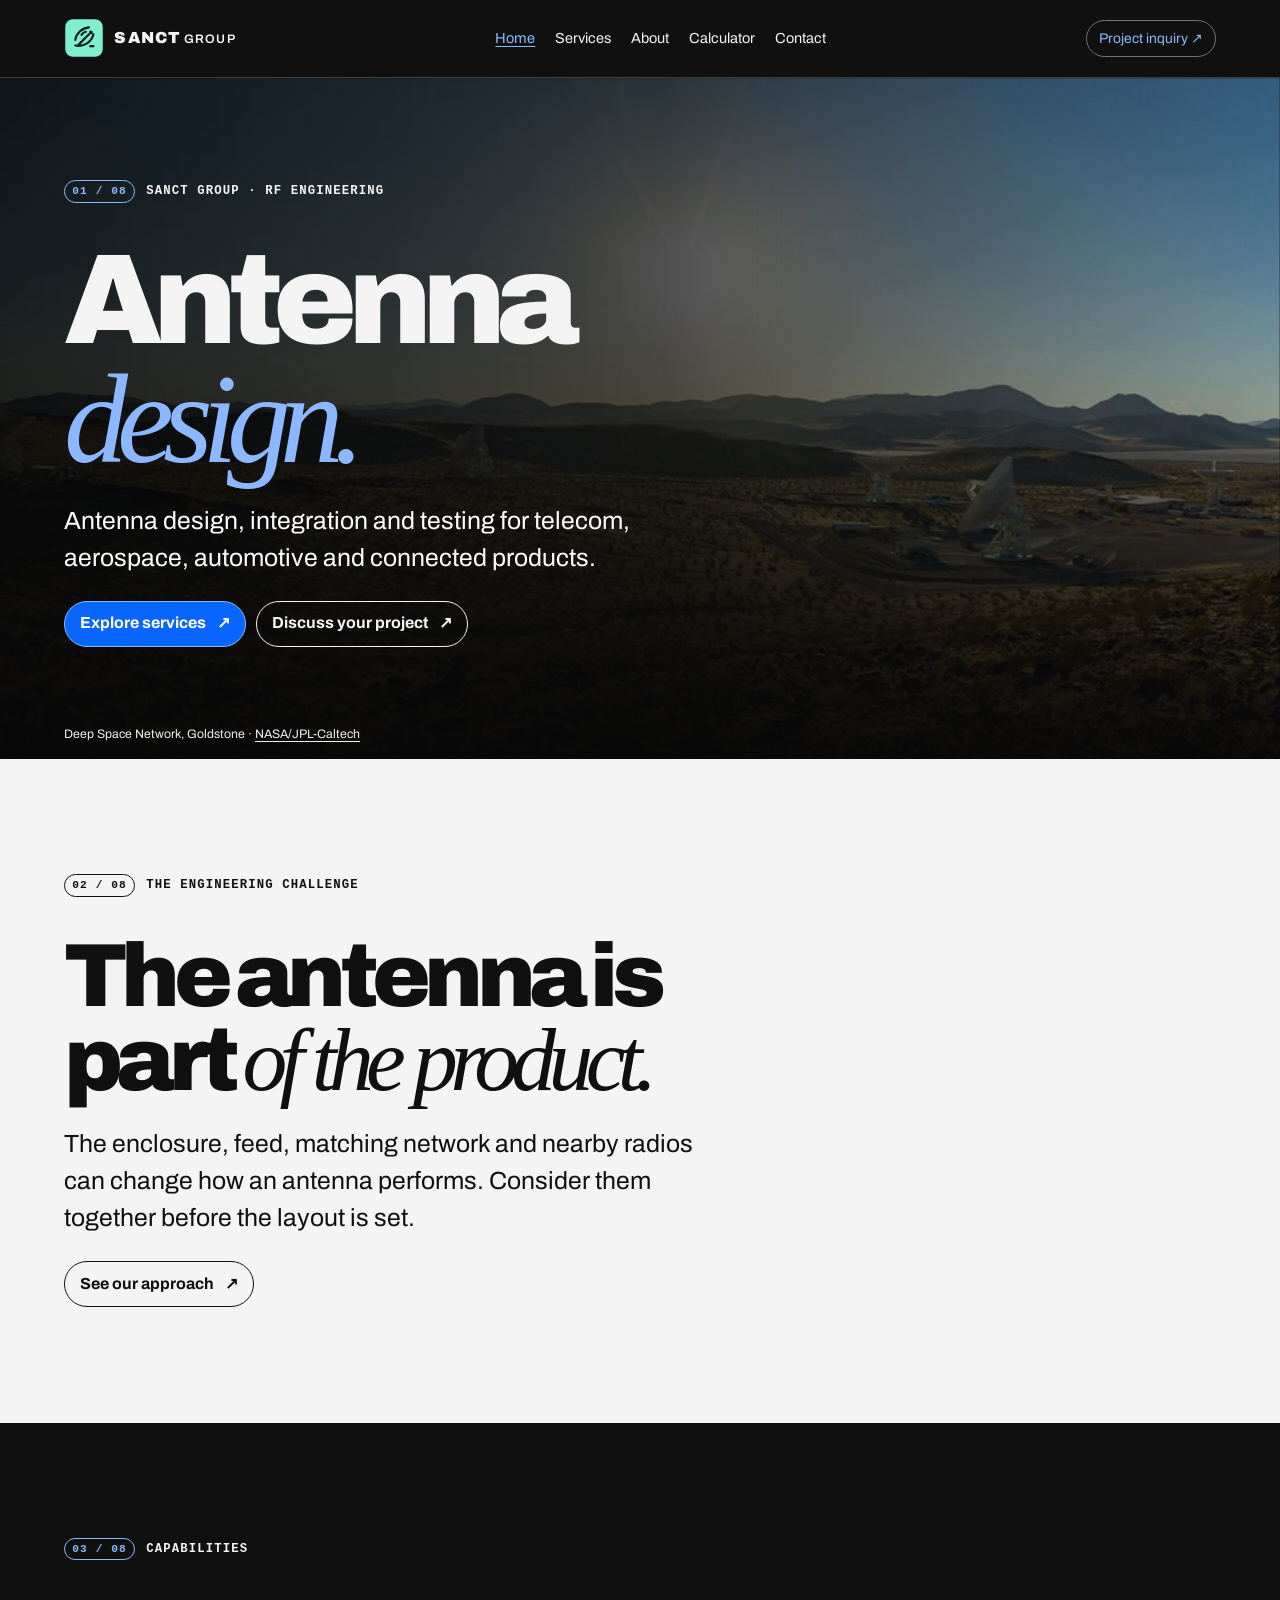
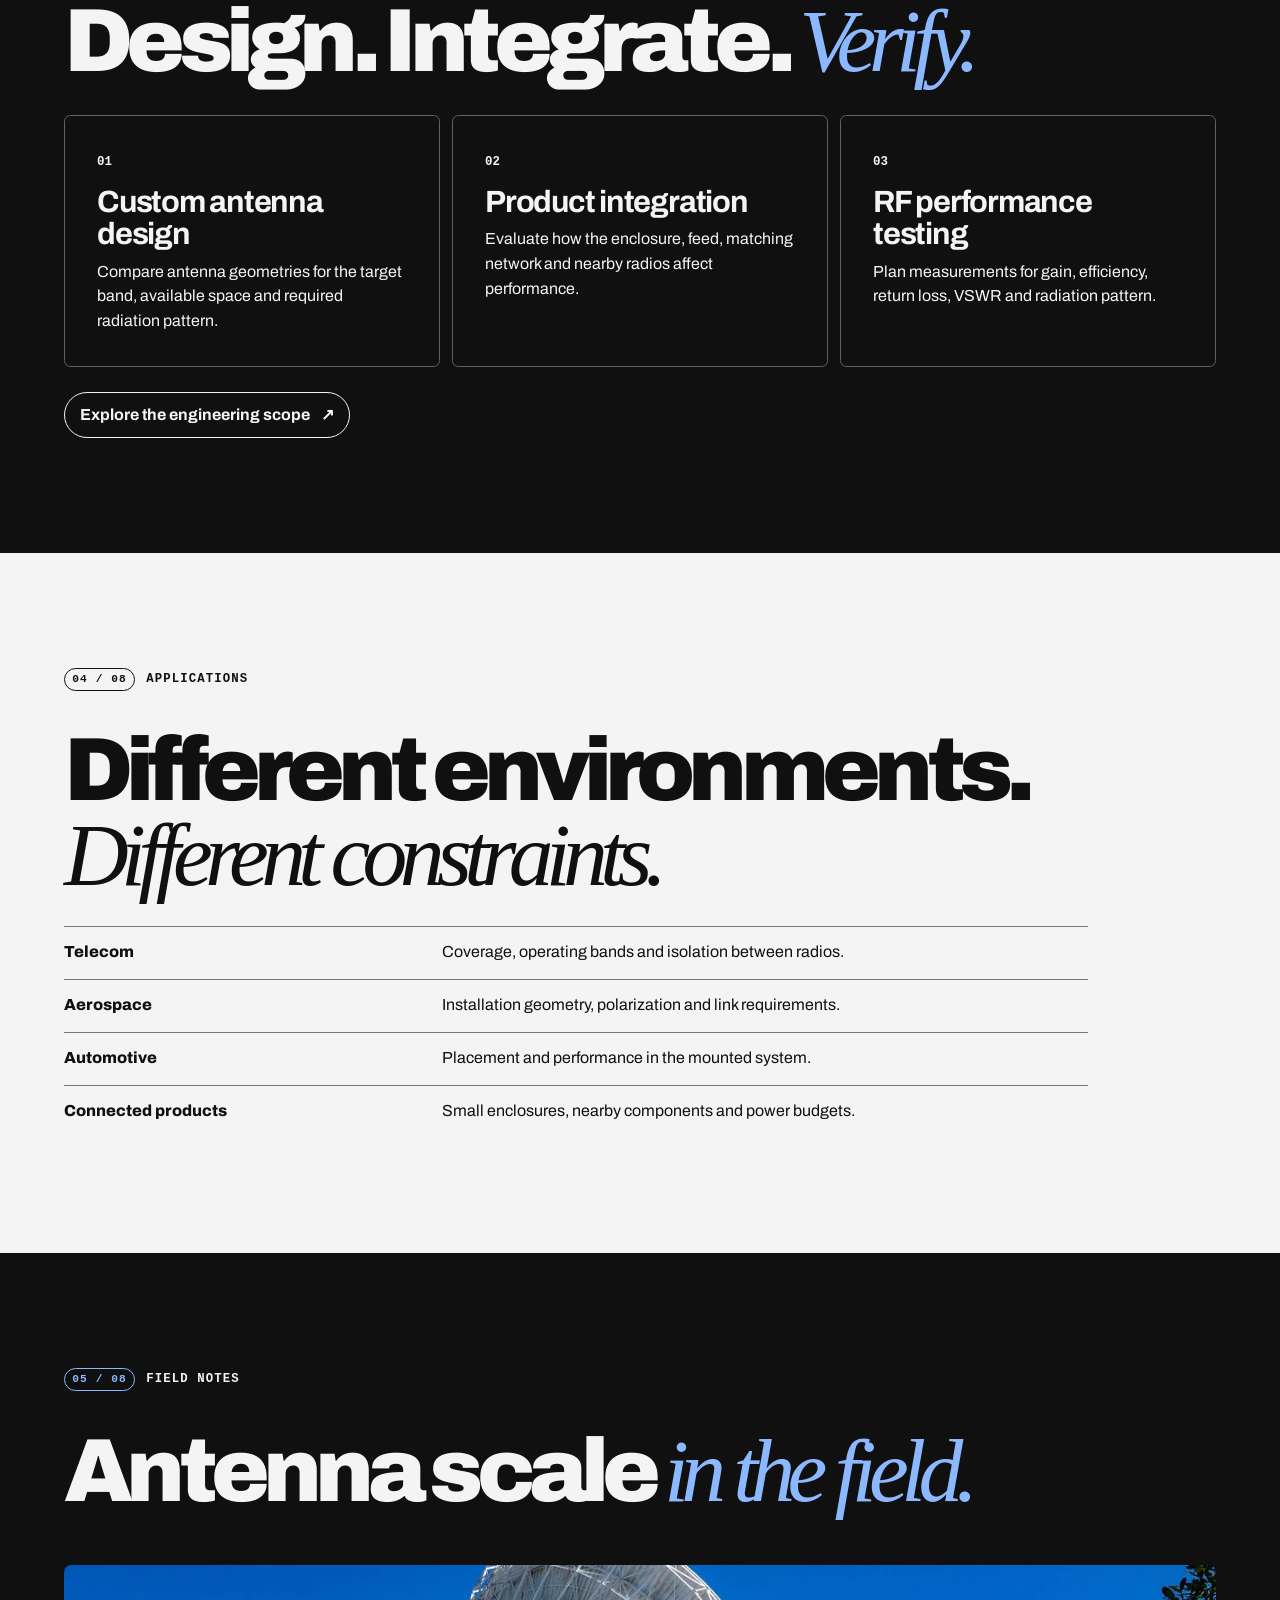
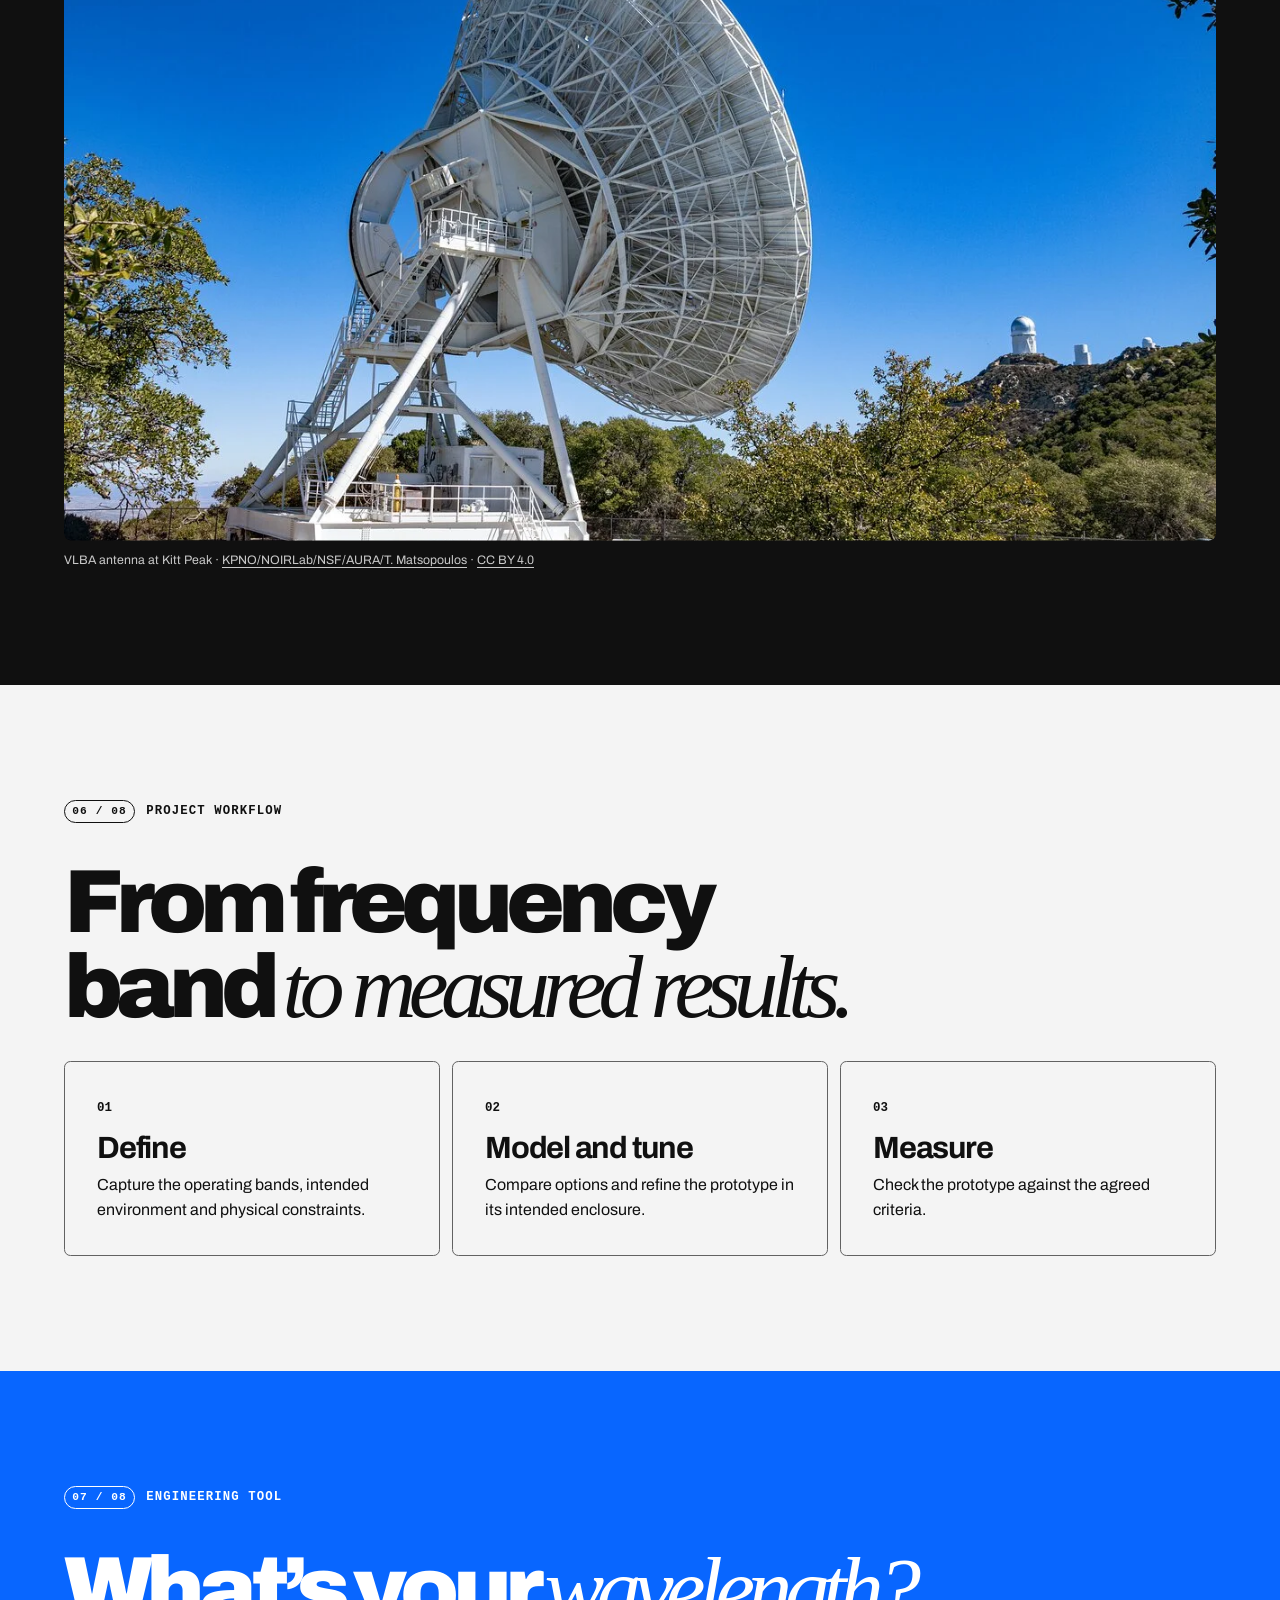
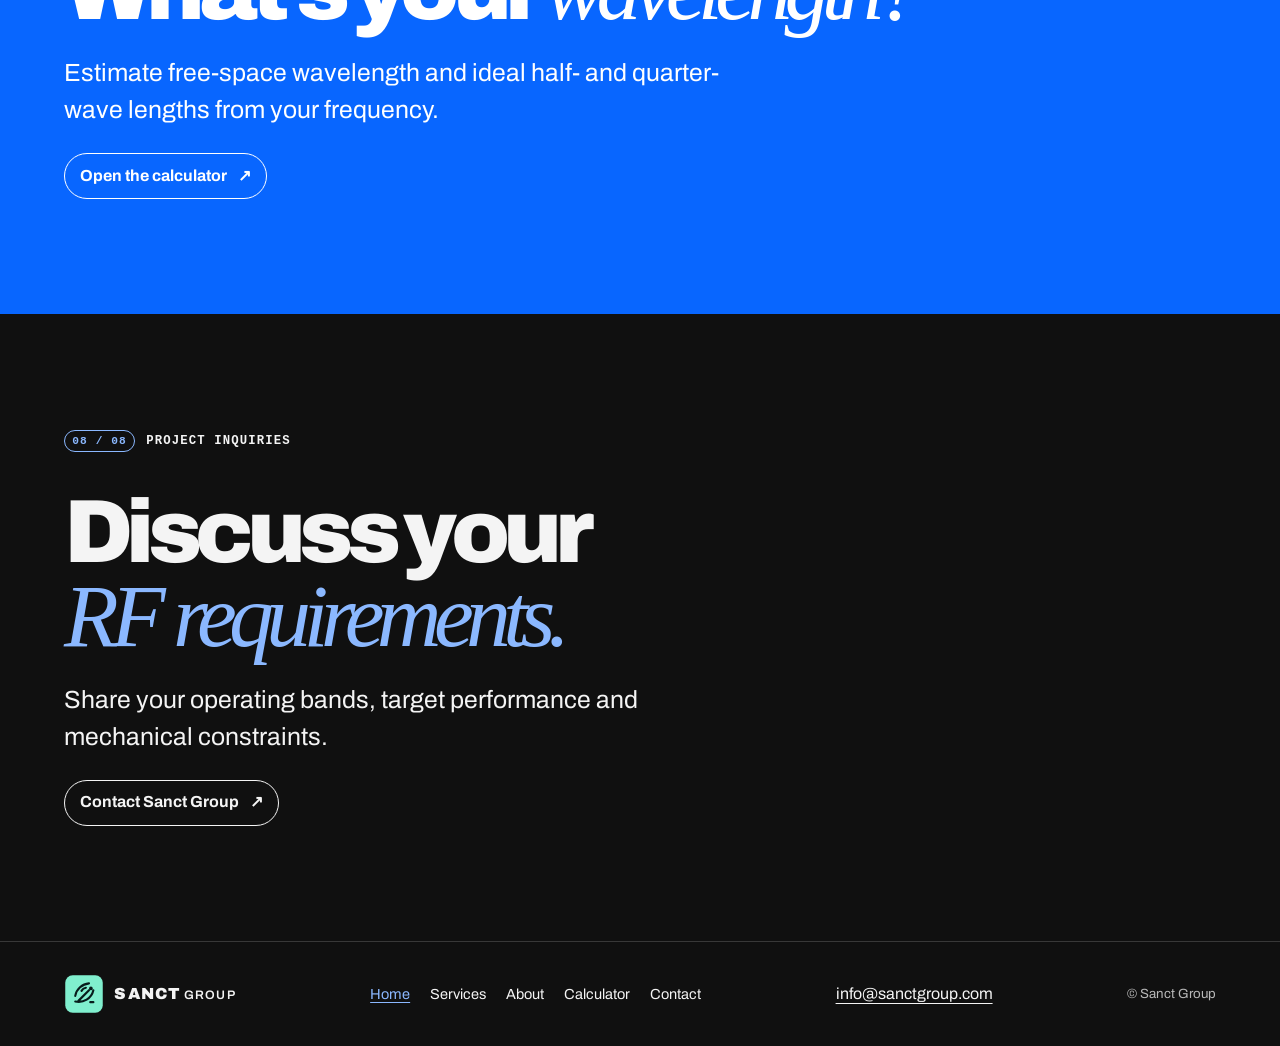
<file: index.html>
<!doctype html>
<html lang="en">
<head>
  <meta charset="utf-8">
  <meta name="viewport" content="width=device-width, initial-scale=1">
  <meta name="description" content="RF Antenna Design at Sanct Group, RF antenna engineering.">
  <title>RF Antenna Design | Sanct Group</title>
  <link rel="icon" href="assets/sanct-mark.svg" type="image/svg+xml">
  <link rel="stylesheet" href="stitch.css">
  <script src="stitch.js" defer></script>
</head>
<body>
  <a class="skip" href="#main">Skip to content</a>
  <header class="site-head"><div class="shell head-inner">
    <a href="index.html" class="brand"><img src="assets/sanct-mark.svg" alt="" width="40" height="40"><span>SANCT<span> GROUP</span></span></a><button class="stitch-menu" aria-controls="site-nav" aria-expanded="false" hidden>Menu</button>
    <nav id="site-nav" aria-label="Main navigation"><a href="index.html" aria-current="page">Home</a><a href="services.html">Services</a><a href="about.html">About</a><a href="antenna-calculator.html">Calculator</a><a href="contact.html">Contact</a></nav>
    <a class="head-cta" href="contact.html">Project inquiry <span aria-hidden="true">↗</span></a>
  </div></header>
  <main id="main">
    <section class="scene hero" id="section-1">
      <figure class="hero-media"><img src="assets/goldstone.webp" alt="Dish antennas across NASA’s Goldstone site" fetchpriority="high" width="1280" height="570"><figcaption>Deep Space Network, Goldstone · <a href="https://science.nasa.gov/photojournal/panorama-showcasing-the-34-meter-antennas-of-the-dsns-goldstone-complex/">NASA/JPL-Caltech</a></figcaption></figure>
      <div class="shell scene-inner" data-reveal>
        <p class="kicker"><span>01 / 08</span> SANCT GROUP · RF ENGINEERING</p>
        <h1>Antenna<br><em>design.</em></h1>
        <p class="intro">Antenna design, integration and testing for telecom, aerospace, automotive and connected products.</p><div class="actions"><a class="pill" href="services.html">Explore services <span aria-hidden="true">↗</span></a><a class="pill" href="contact.html">Discuss your project <span aria-hidden="true">↗</span></a></div>
      </div>
    </section>
    <section class="scene paper" id="section-2">
      <div class="shell scene-inner" data-reveal>
        <p class="kicker"><span>02 / 08</span> THE ENGINEERING CHALLENGE</p>
        <h2>The antenna is part <em>of the product.</em></h2>
        <p class="intro">The enclosure, feed, matching network and nearby radios can change how an antenna performs. Consider them together before the layout is set.</p><a class="pill" href="about.html">See our approach <span aria-hidden="true">↗</span></a>
      </div>
    </section>
    <section class="scene ink" id="section-3">
      <div class="shell scene-inner" data-reveal>
        <p class="kicker"><span>03 / 08</span> CAPABILITIES</p>
        <h2>Design. Integrate. <em>Verify.</em></h2>
        <div class="tiles"><article><span class="tile-num">01</span><h3>Custom antenna design</h3><p>Compare antenna geometries for the target band, available space and required radiation pattern.</p></article><article><span class="tile-num">02</span><h3>Product integration</h3><p>Evaluate how the enclosure, feed, matching network and nearby radios affect performance.</p></article><article><span class="tile-num">03</span><h3>RF performance testing</h3><p>Plan measurements for gain, efficiency, return loss, VSWR and radiation pattern.</p></article></div><a class="pill" href="services.html">Explore the engineering scope <span aria-hidden="true">↗</span></a>
      </div>
    </section>
    <section class="scene paper" id="section-4">
      <div class="shell scene-inner" data-reveal>
        <p class="kicker"><span>04 / 08</span> APPLICATIONS</p>
        <h2>Different environments. <em>Different constraints.</em></h2>
        <dl class="rows"><div><dt>Telecom</dt><dd>Coverage, operating bands and isolation between radios.</dd></div><div><dt>Aerospace</dt><dd>Installation geometry, polarization and link requirements.</dd></div><div><dt>Automotive</dt><dd>Placement and performance in the mounted system.</dd></div><div><dt>Connected products</dt><dd>Small enclosures, nearby components and power budgets.</dd></div></dl>
      </div>
    </section>
    <section class="scene ink image-scene" id="section-5">
      <div class="shell scene-inner" data-reveal>
        <p class="kicker"><span>05 / 08</span> FIELD NOTES</p>
        <h2>Antenna scale <em>in the field.</em></h2>
        <figure><img src="assets/kitt-peak.webp" alt="Radio astronomy antenna at Kitt Peak National Observatory" width="1280" height="836" loading="lazy"><figcaption>VLBA antenna at Kitt Peak · <a href="https://commons.wikimedia.org/wiki/File:Very_Long_Baseline_Array_Dish_(VLBA_pic_4-CC).jpg">KPNO/NOIRLab/NSF/AURA/T. Matsopoulos</a> · <a href="https://creativecommons.org/licenses/by/4.0/">CC BY 4.0</a></figcaption></figure>
      </div>
    </section>
    <section class="scene paper" id="section-6">
      <div class="shell scene-inner" data-reveal>
        <p class="kicker"><span>06 / 08</span> PROJECT WORKFLOW</p>
        <h2>From frequency band <em>to measured results.</em></h2>
        <div class="tiles"><article><span class="tile-num">01</span><h3>Define</h3><p>Capture the operating bands, intended environment and physical constraints.</p></article><article><span class="tile-num">02</span><h3>Model and tune</h3><p>Compare options and refine the prototype in its intended enclosure.</p></article><article><span class="tile-num">03</span><h3>Measure</h3><p>Check the prototype against the agreed criteria.</p></article></div>
      </div>
    </section>
    <section class="scene accent-section" id="section-7">
      <div class="shell scene-inner" data-reveal>
        <p class="kicker"><span>07 / 08</span> ENGINEERING TOOL</p>
        <h2>What’s your <em>wavelength?</em></h2>
        <p class="intro">Estimate free-space wavelength and ideal half- and quarter-wave lengths from your frequency.</p><a class="pill" href="antenna-calculator.html">Open the calculator <span aria-hidden="true">↗</span></a>
      </div>
    </section>
    <section class="scene ink" id="section-8">
      <div class="shell scene-inner" data-reveal>
        <p class="kicker"><span>08 / 08</span> PROJECT INQUIRIES</p>
        <h2>Discuss your <em>RF requirements.</em></h2>
        <p class="intro">Share your operating bands, target performance and mechanical constraints.</p><a class="pill" href="contact.html">Contact Sanct Group <span aria-hidden="true">↗</span></a>
      </div>
    </section>
  </main>
  <footer class="site-foot"><div class="shell foot-inner"><a href="index.html" class="brand"><img src="assets/sanct-mark.svg" alt="" width="40" height="40"><span>SANCT<span> GROUP</span></span></a><nav aria-label="Footer navigation"><a href="index.html" aria-current="page">Home</a><a href="services.html">Services</a><a href="about.html">About</a><a href="antenna-calculator.html">Calculator</a><a href="contact.html">Contact</a></nav><a href="mailto:info@sanctgroup.com">info@sanctgroup.com</a><small>© Sanct Group</small></div></footer>
</body>
</html>
</file>
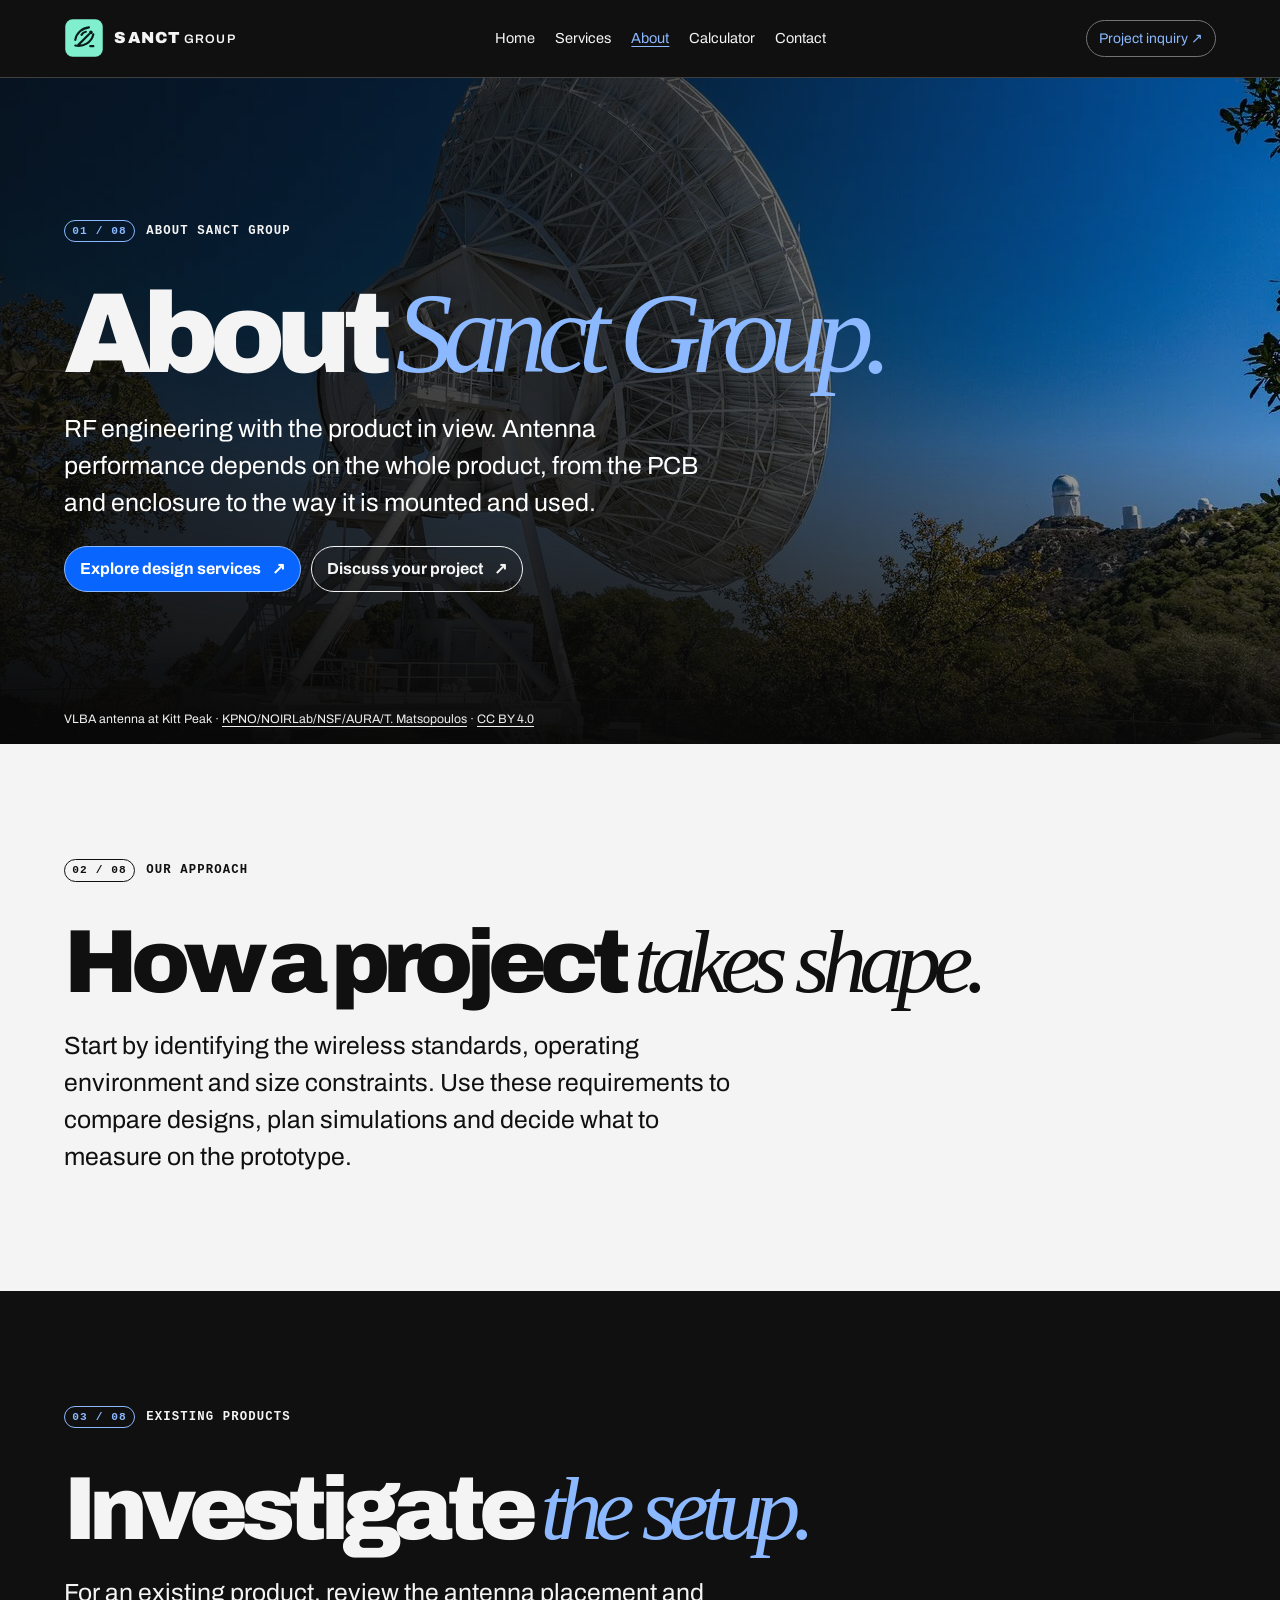
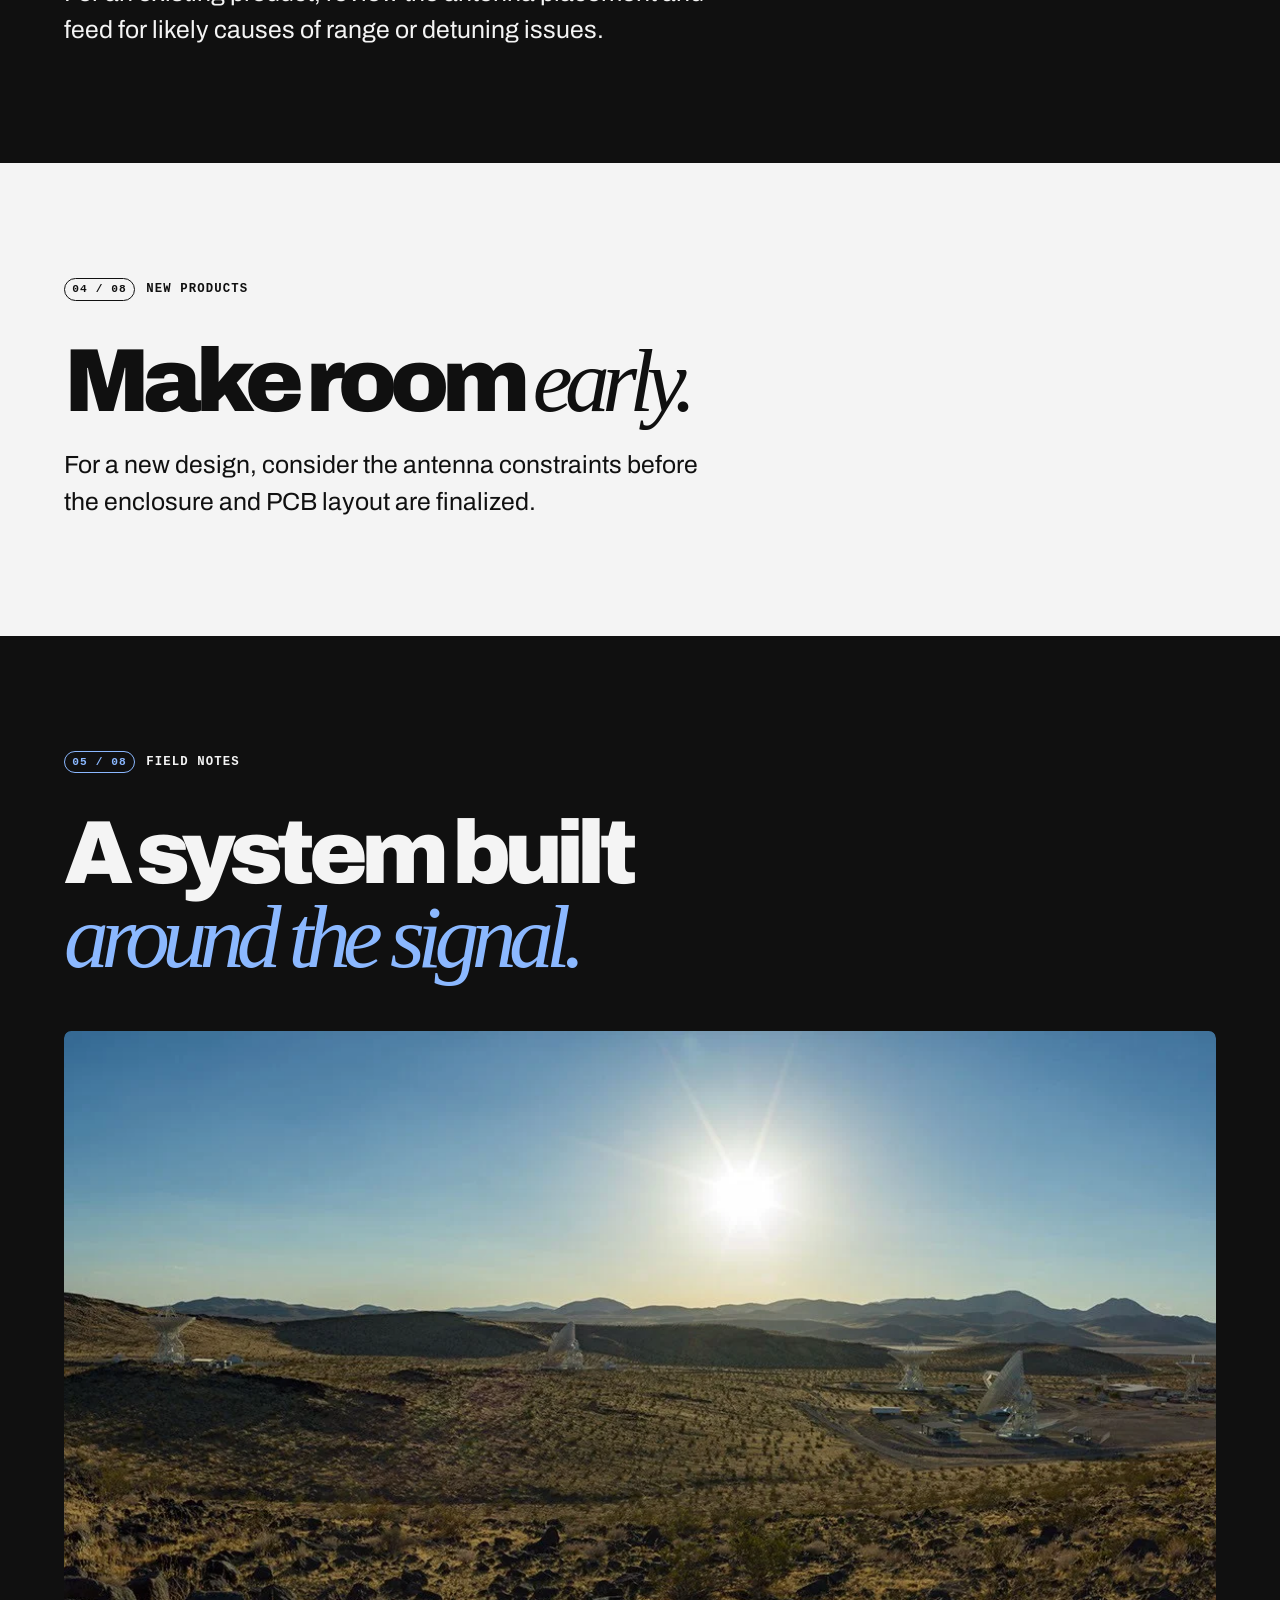
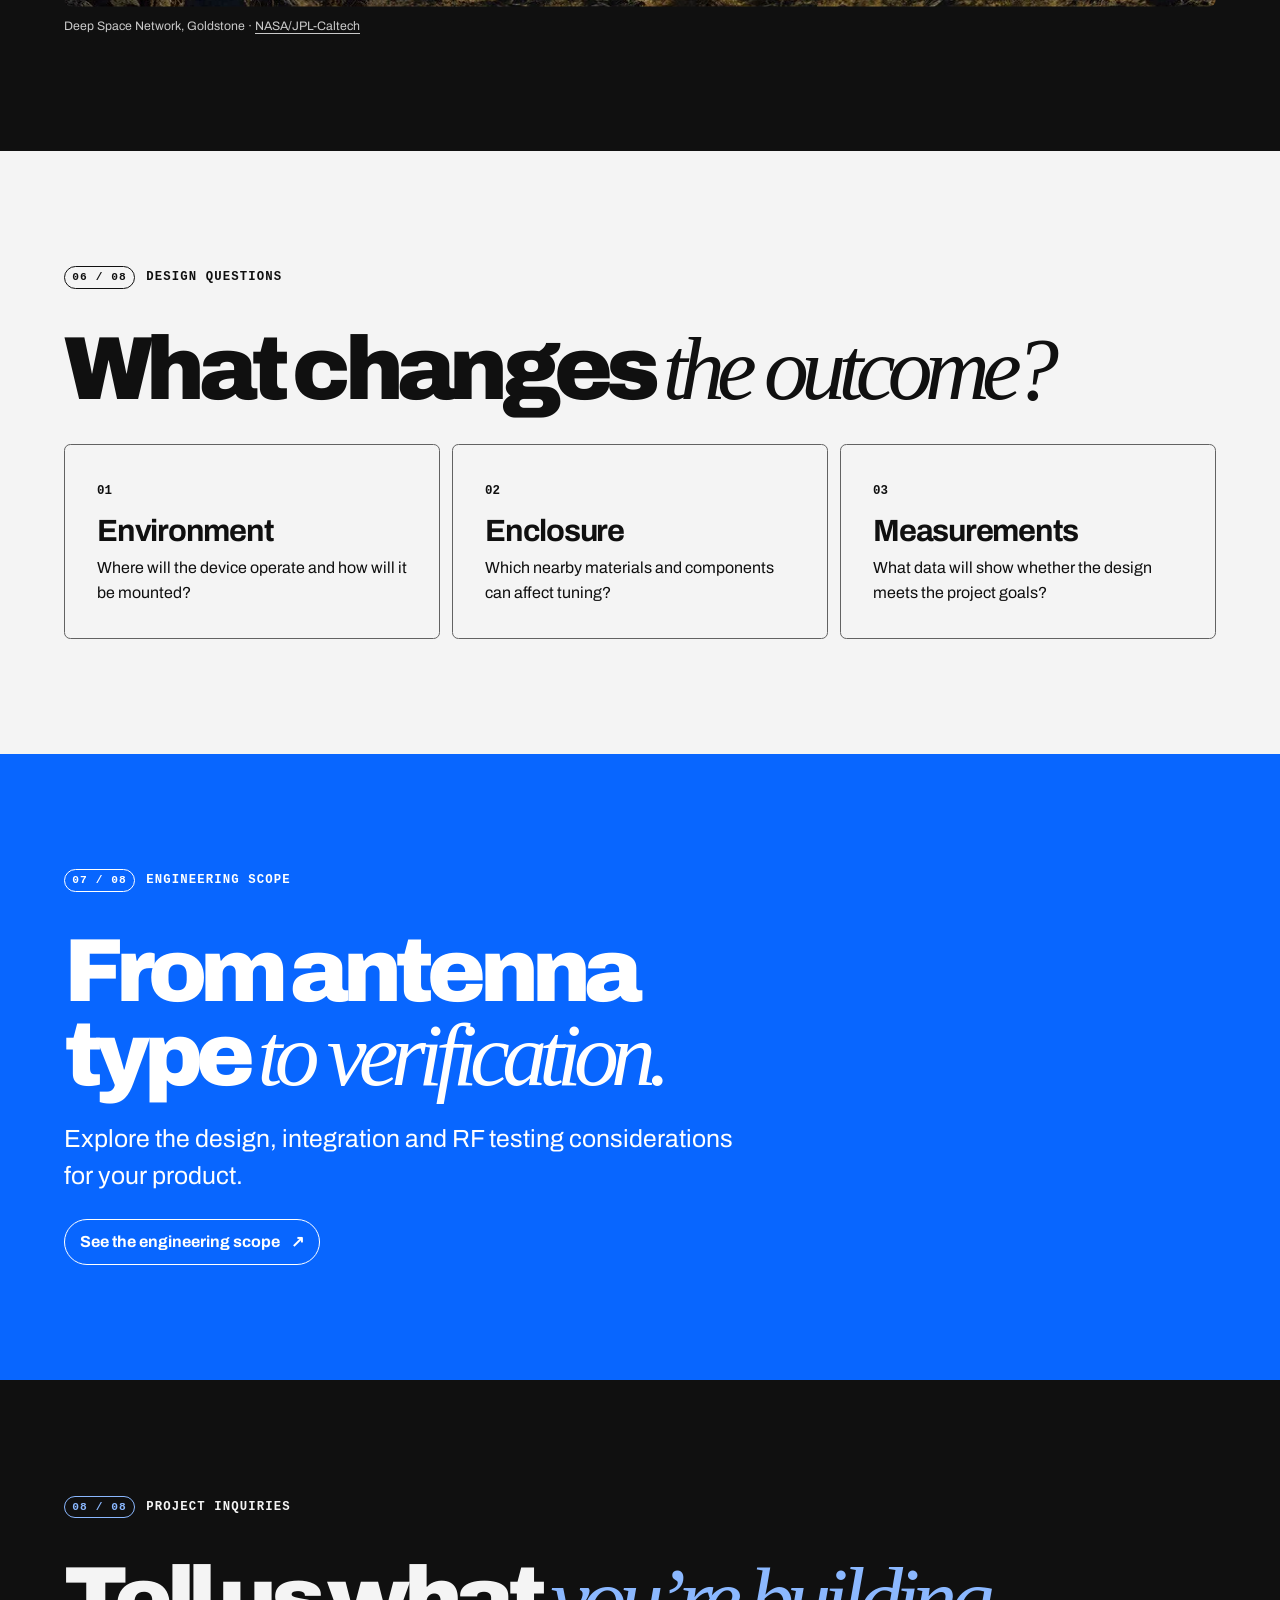
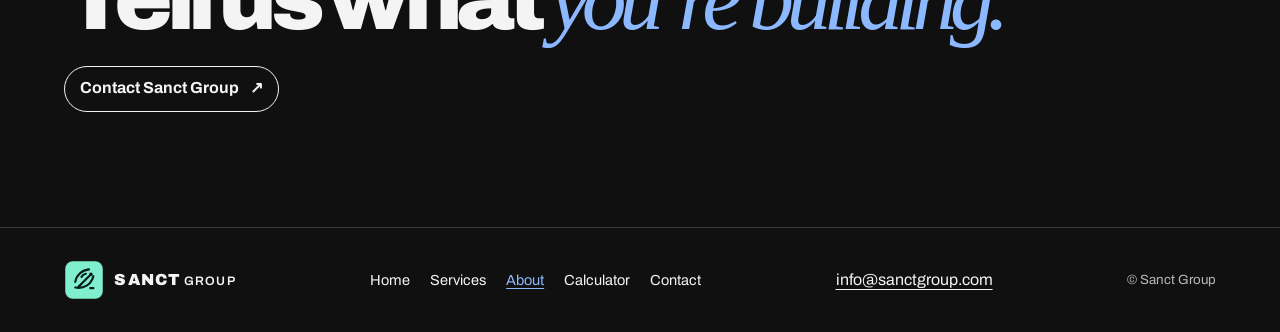
<file: about.html>
<!doctype html>
<html lang="en">
<head>
  <meta charset="utf-8">
  <meta name="viewport" content="width=device-width, initial-scale=1">
  <meta name="description" content="About Sanct Group at Sanct Group, RF antenna engineering.">
  <title>About Sanct Group | Sanct Group</title>
  <link rel="icon" href="assets/sanct-mark.svg" type="image/svg+xml">
  <link rel="stylesheet" href="stitch.css">
  <script src="stitch.js" defer></script>
</head>
<body>
  <a class="skip" href="#main">Skip to content</a>
  <header class="site-head"><div class="shell head-inner">
    <a href="index.html" class="brand"><img src="assets/sanct-mark.svg" alt="" width="40" height="40"><span>SANCT<span> GROUP</span></span></a><button class="stitch-menu" aria-controls="site-nav" aria-expanded="false" hidden>Menu</button>
    <nav id="site-nav" aria-label="Main navigation"><a href="index.html">Home</a><a href="services.html">Services</a><a href="about.html" aria-current="page">About</a><a href="antenna-calculator.html">Calculator</a><a href="contact.html">Contact</a></nav>
    <a class="head-cta" href="contact.html">Project inquiry <span aria-hidden="true">↗</span></a>
  </div></header>
  <main id="main">
    <section class="scene hero inner-hero" id="section-1">
      <figure class="hero-media"><img src="assets/kitt-peak.webp" alt="Very Long Baseline Array radio dish at Kitt Peak" width="1280" height="836" fetchpriority="high"><figcaption>VLBA antenna at Kitt Peak · <a href="https://commons.wikimedia.org/wiki/File:Very_Long_Baseline_Array_Dish_(VLBA_pic_4-CC).jpg">KPNO/NOIRLab/NSF/AURA/T. Matsopoulos</a> · <a href="https://creativecommons.org/licenses/by/4.0/">CC BY 4.0</a></figcaption></figure>
      <div class="shell scene-inner" data-reveal>
        <p class="kicker"><span>01 / 08</span> ABOUT SANCT GROUP</p>
        <h1>About <em>Sanct Group.</em></h1>
        <p class="intro">RF engineering with the product in view. Antenna performance depends on the whole product, from the PCB and enclosure to the way it is mounted and used.</p><div class="actions"><a class="pill" href="services.html">Explore design services <span aria-hidden="true">↗</span></a><a class="pill" href="contact.html">Discuss your project <span aria-hidden="true">↗</span></a></div>
      </div>
    </section>
    <section class="scene paper" id="section-2">
      <div class="shell scene-inner" data-reveal>
        <p class="kicker"><span>02 / 08</span> OUR APPROACH</p>
        <h2>How a project <em>takes shape.</em></h2>
        <p class="intro">Start by identifying the wireless standards, operating environment and size constraints. Use these requirements to compare designs, plan simulations and decide what to measure on the prototype.</p>
      </div>
    </section>
    <section class="scene ink" id="section-3">
      <div class="shell scene-inner" data-reveal>
        <p class="kicker"><span>03 / 08</span> EXISTING PRODUCTS</p>
        <h2>Investigate <em>the setup.</em></h2>
        <p class="intro">For an existing product, review the antenna placement and feed for likely causes of range or detuning issues.</p>
      </div>
    </section>
    <section class="scene paper" id="section-4">
      <div class="shell scene-inner" data-reveal>
        <p class="kicker"><span>04 / 08</span> NEW PRODUCTS</p>
        <h2>Make room <em>early.</em></h2>
        <p class="intro">For a new design, consider the antenna constraints before the enclosure and PCB layout are finalized.</p>
      </div>
    </section>
    <section class="scene ink image-scene" id="section-5">
      <div class="shell scene-inner" data-reveal>
        <p class="kicker"><span>05 / 08</span> FIELD NOTES</p>
        <h2>A system built <em>around the signal.</em></h2>
        <figure><img src="assets/goldstone.webp" alt="Deep Space Network antennas in the Goldstone desert" width="1280" height="570"><figcaption>Deep Space Network, Goldstone · <a href="https://science.nasa.gov/photojournal/panorama-showcasing-the-34-meter-antennas-of-the-dsns-goldstone-complex/">NASA/JPL-Caltech</a></figcaption></figure>
      </div>
    </section>
    <section class="scene paper" id="section-6">
      <div class="shell scene-inner" data-reveal>
        <p class="kicker"><span>06 / 08</span> DESIGN QUESTIONS</p>
        <h2>What changes <em>the outcome?</em></h2>
        <div class="tiles"><article><span class="tile-num">01</span><h3>Environment</h3><p>Where will the device operate and how will it be mounted?</p></article><article><span class="tile-num">02</span><h3>Enclosure</h3><p>Which nearby materials and components can affect tuning?</p></article><article><span class="tile-num">03</span><h3>Measurements</h3><p>What data will show whether the design meets the project goals?</p></article></div>
      </div>
    </section>
    <section class="scene accent-section" id="section-7">
      <div class="shell scene-inner" data-reveal>
        <p class="kicker"><span>07 / 08</span> ENGINEERING SCOPE</p>
        <h2>From antenna type <em>to verification.</em></h2>
        <p class="intro">Explore the design, integration and RF testing considerations for your product.</p><a class="pill" href="services.html">See the engineering scope <span aria-hidden="true">↗</span></a>
      </div>
    </section>
    <section class="scene ink" id="section-8">
      <div class="shell scene-inner" data-reveal>
        <p class="kicker"><span>08 / 08</span> PROJECT INQUIRIES</p>
        <h2>Tell us what <em>you’re building.</em></h2>
        <a class="pill" href="contact.html">Contact Sanct Group <span aria-hidden="true">↗</span></a>
      </div>
    </section>
  </main>
  <footer class="site-foot"><div class="shell foot-inner"><a href="index.html" class="brand"><img src="assets/sanct-mark.svg" alt="" width="40" height="40"><span>SANCT<span> GROUP</span></span></a><nav aria-label="Footer navigation"><a href="index.html">Home</a><a href="services.html">Services</a><a href="about.html" aria-current="page">About</a><a href="antenna-calculator.html">Calculator</a><a href="contact.html">Contact</a></nav><a href="mailto:info@sanctgroup.com">info@sanctgroup.com</a><small>© Sanct Group</small></div></footer>
</body>
</html>
</file>
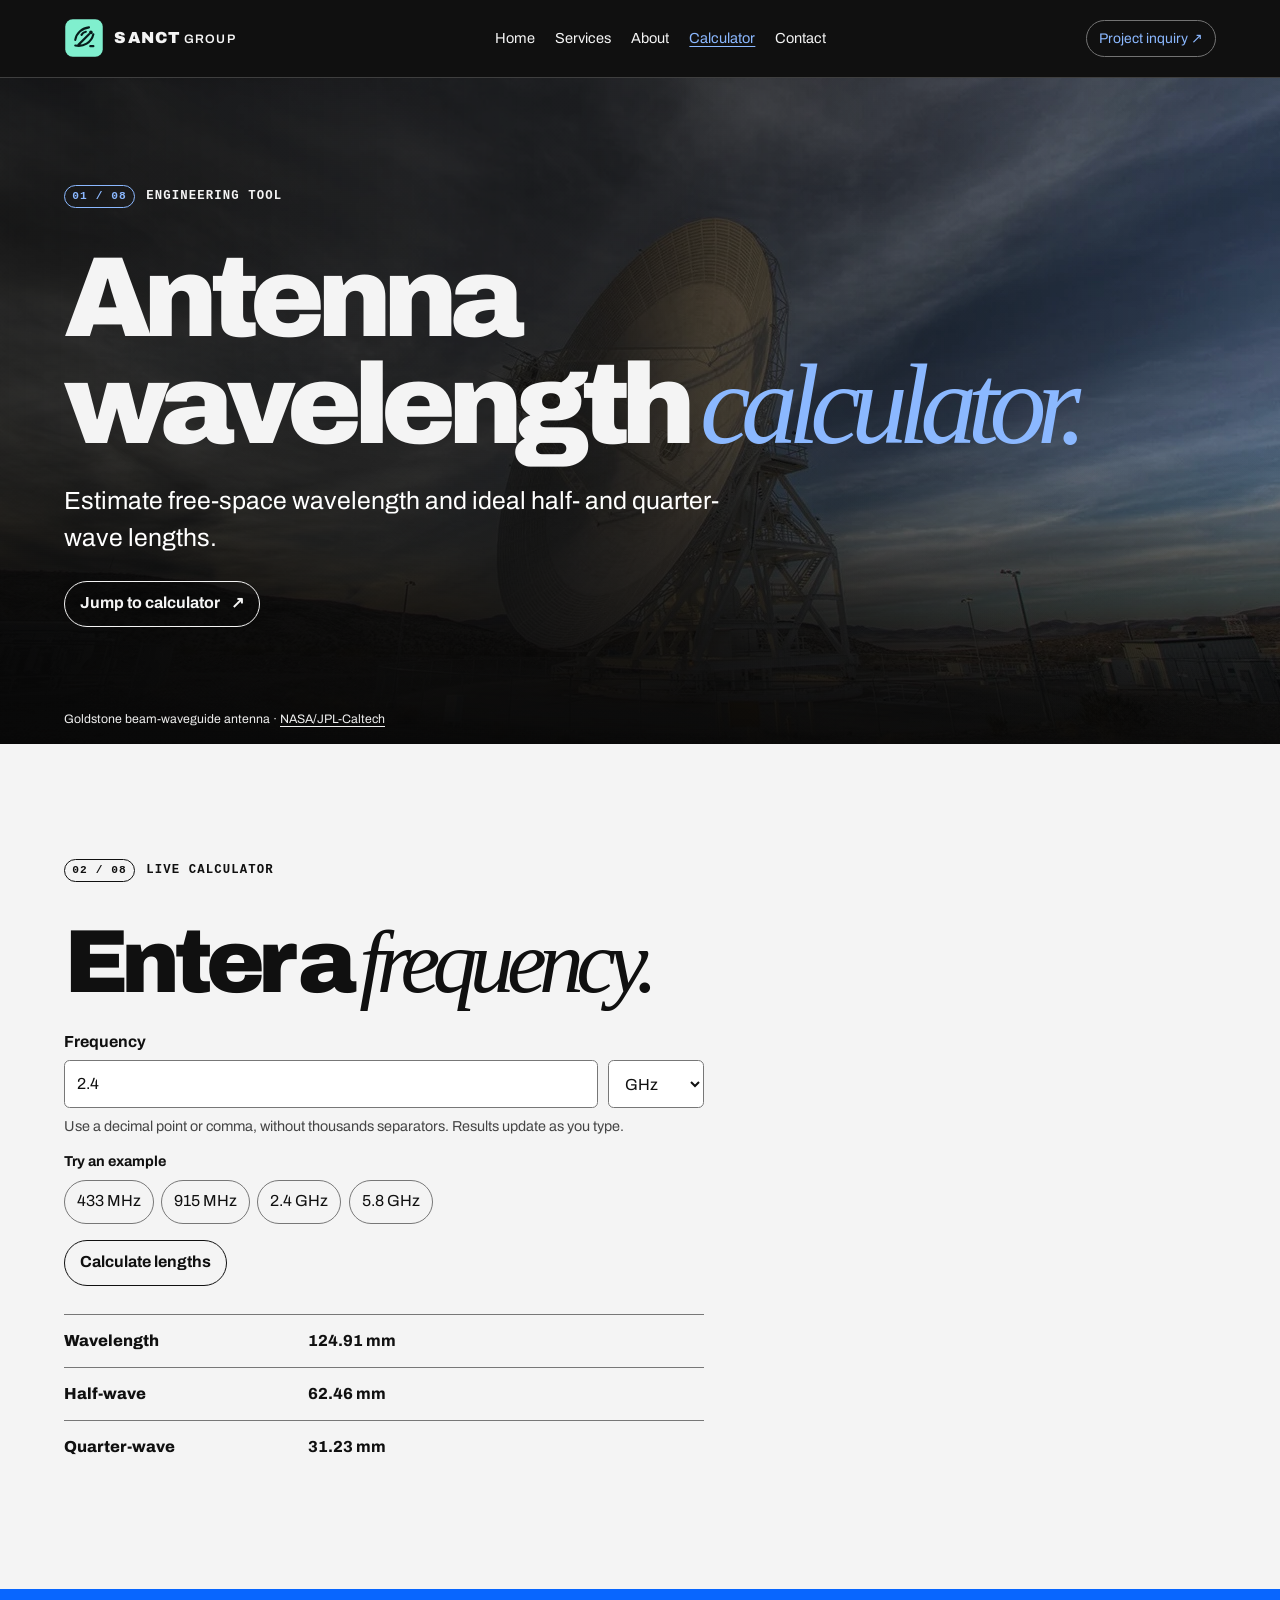
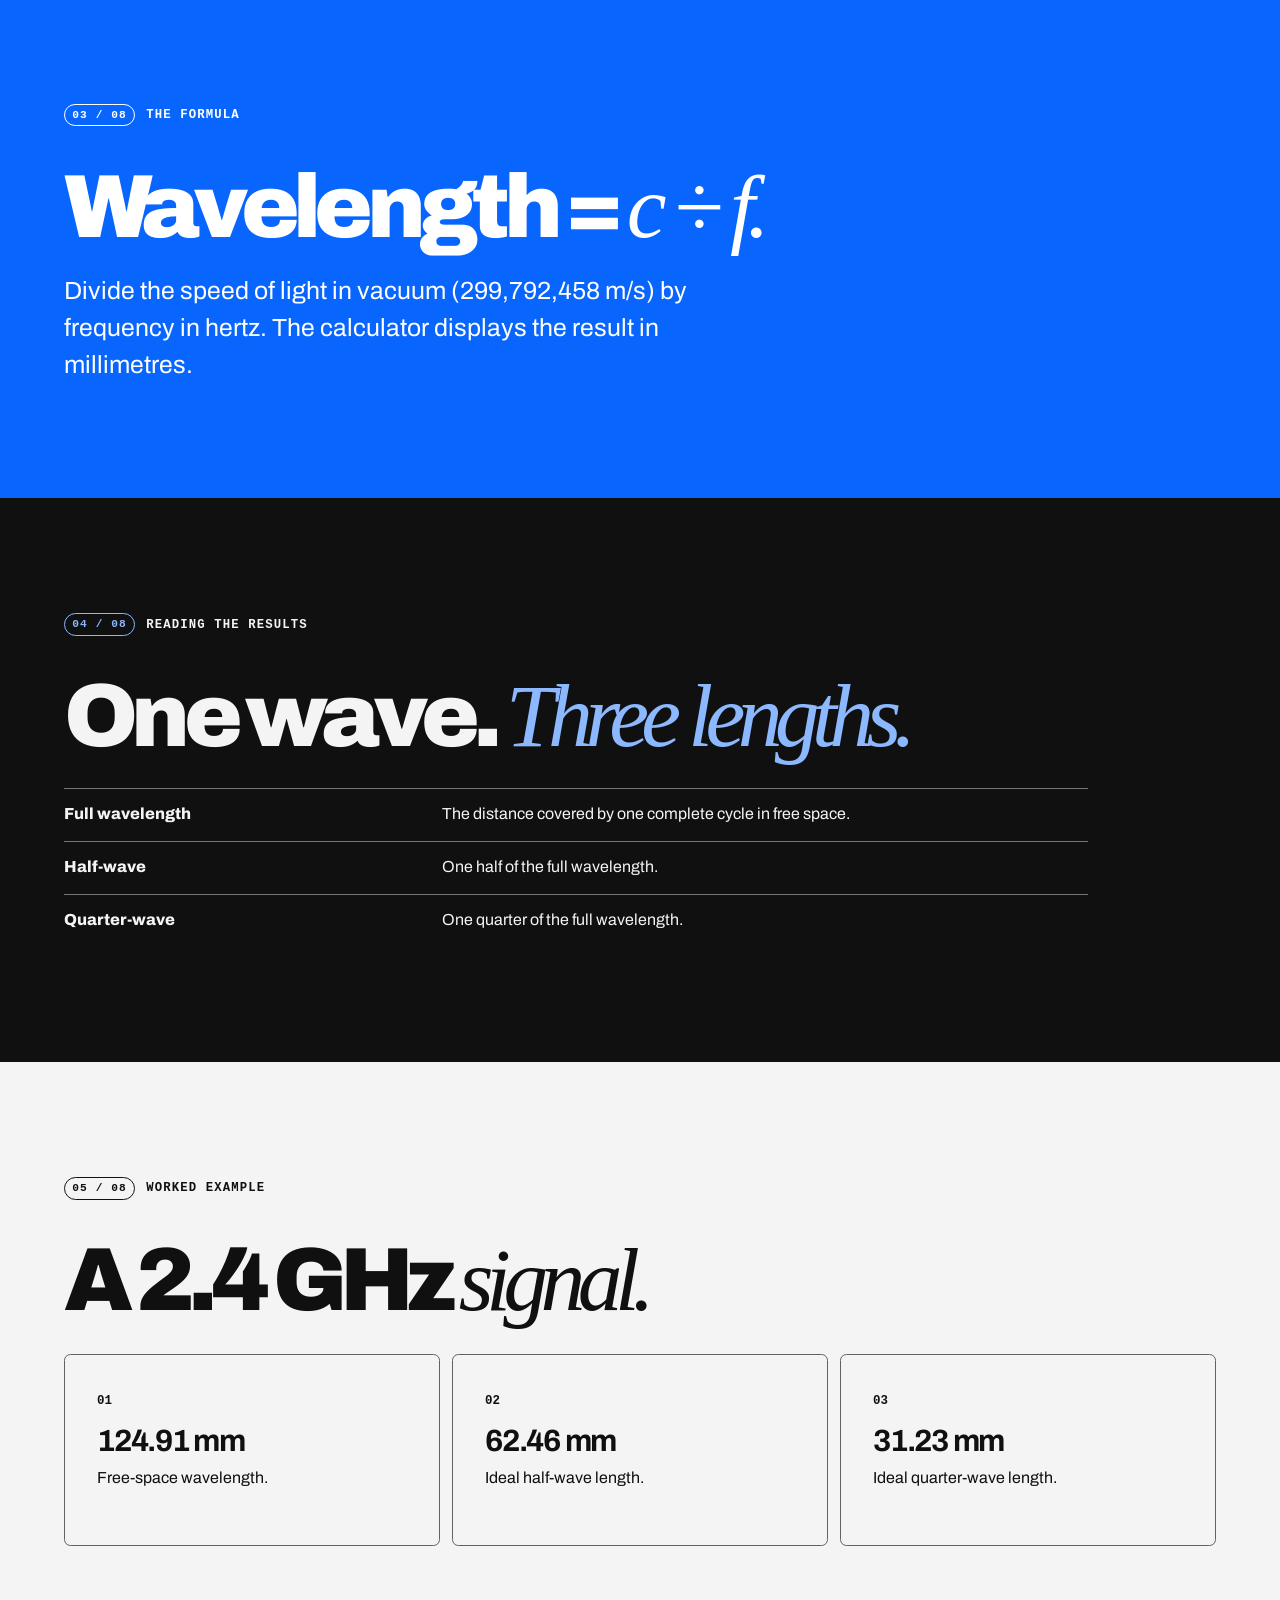
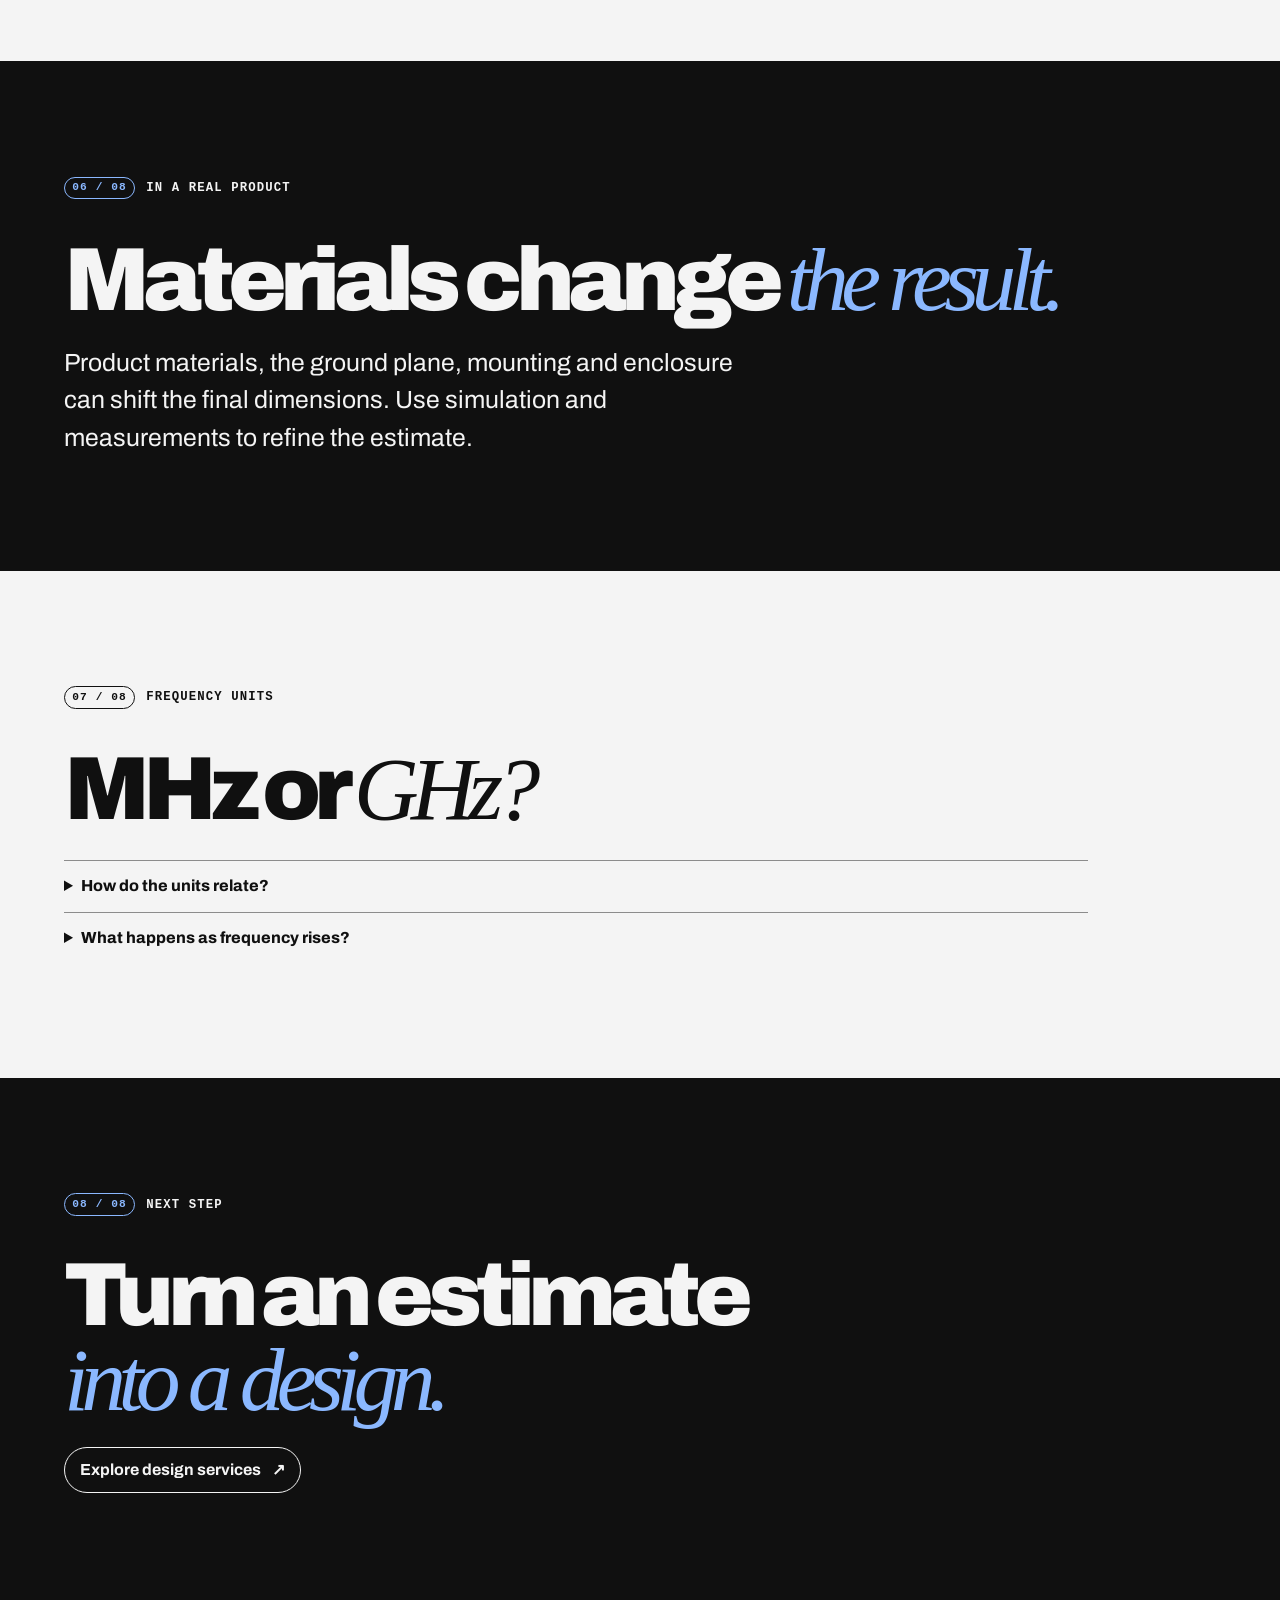
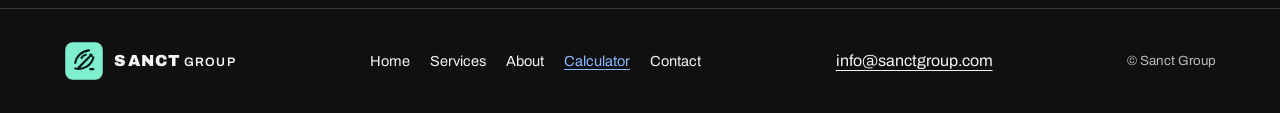
<file: antenna-calculator.html>
<!doctype html>
<html lang="en">
<head>
  <meta charset="utf-8">
  <meta name="viewport" content="width=device-width, initial-scale=1">
  <meta name="description" content="Antenna Calculator at Sanct Group, RF antenna engineering.">
  <title>Antenna Calculator | Sanct Group</title>
  <link rel="icon" href="assets/sanct-mark.svg" type="image/svg+xml">
  <link rel="stylesheet" href="stitch.css">
  <script src="stitch.js" defer></script>
</head>
<body>
  <a class="skip" href="#main">Skip to content</a>
  <header class="site-head"><div class="shell head-inner">
    <a href="index.html" class="brand"><img src="assets/sanct-mark.svg" alt="" width="40" height="40"><span>SANCT<span> GROUP</span></span></a><button class="stitch-menu" aria-controls="site-nav" aria-expanded="false" hidden>Menu</button>
    <nav id="site-nav" aria-label="Main navigation"><a href="index.html">Home</a><a href="services.html">Services</a><a href="about.html">About</a><a href="antenna-calculator.html" aria-current="page">Calculator</a><a href="contact.html">Contact</a></nav>
    <a class="head-cta" href="contact.html">Project inquiry <span aria-hidden="true">↗</span></a>
  </div></header>
  <main id="main">
    <section class="scene hero inner-hero" id="section-1">
      <figure class="hero-media"><img src="assets/goldstone-dish.webp" alt="A 34-metre dish antenna at the Goldstone Deep Space Communications Complex" width="1280" height="853" fetchpriority="high"><figcaption>Goldstone beam-waveguide antenna · <a href="https://science.nasa.gov/resource/goldstone-antenna/">NASA/JPL-Caltech</a></figcaption></figure>
      <div class="shell scene-inner" data-reveal>
        <p class="kicker"><span>01 / 08</span> ENGINEERING TOOL</p>
        <h1>Antenna wavelength <em>calculator.</em></h1>
        <p class="intro">Estimate free-space wavelength and ideal half- and quarter-wave lengths.</p><a class="pill" href="#section-2">Jump to calculator <span aria-hidden="true">↗</span></a>
      </div>
    </section>
    <section class="scene paper" id="section-2">
      <div class="shell scene-inner" data-reveal>
        <p class="kicker"><span>02 / 08</span> LIVE CALCULATOR</p>
        <h2>Enter a <em>frequency.</em></h2>
        <form id="calculator" class="panel">
          <label for="frequency">Frequency</label>
          <div class="input-row">
            <input id="frequency" name="frequency" type="text" inputmode="decimal" autocomplete="off" spellcheck="false" value="2.4" required aria-describedby="frequency-help frequency-error">
            <select id="unit" name="unit" aria-label="Frequency unit">
              <option value="1000000">MHz</option>
              <option value="1000000000" selected>GHz</option>
            </select>
          </div>
          <p id="frequency-help" class="frequency-help">Use a decimal point or comma, without thousands separators. Results update as you type.</p>
          <p id="frequency-error" role="status"></p>
          <div class="frequency-presets" role="group" aria-label="Example frequencies" hidden>
            <span>Try an example</span>
            <button type="button" data-frequency="433" data-unit="1000000">433 MHz</button>
            <button type="button" data-frequency="915" data-unit="1000000">915 MHz</button>
            <button type="button" data-frequency="2.4" data-unit="1000000000">2.4 GHz</button>
            <button type="button" data-frequency="5.8" data-unit="1000000000">5.8 GHz</button>
          </div>
          <button class="pill" type="submit">Calculate lengths</button>
          <dl class="rows results" aria-live="polite" aria-atomic="true">
            <div><dt>Wavelength</dt><dd id="full">124.91 mm</dd></div>
            <div><dt>Half-wave</dt><dd id="half">62.46 mm</dd></div>
            <div><dt>Quarter-wave</dt><dd id="quarter">31.23 mm</dd></div>
          </dl>
        </form>
      </div>
    </section>
    <section class="scene accent-section" id="section-3">
      <div class="shell scene-inner" data-reveal>
        <p class="kicker"><span>03 / 08</span> THE FORMULA</p>
        <h2>Wavelength = <em>c ÷ f.</em></h2>
        <p class="intro">Divide the speed of light in vacuum (299,792,458 m/s) by frequency in hertz. The calculator displays the result in millimetres.</p>
      </div>
    </section>
    <section class="scene ink" id="section-4">
      <div class="shell scene-inner" data-reveal>
        <p class="kicker"><span>04 / 08</span> READING THE RESULTS</p>
        <h2>One wave. <em>Three lengths.</em></h2>
        <dl class="rows"><div><dt>Full wavelength</dt><dd>The distance covered by one complete cycle in free space.</dd></div><div><dt>Half-wave</dt><dd>One half of the full wavelength.</dd></div><div><dt>Quarter-wave</dt><dd>One quarter of the full wavelength.</dd></div></dl>
      </div>
    </section>
    <section class="scene paper" id="section-5">
      <div class="shell scene-inner" data-reveal>
        <p class="kicker"><span>05 / 08</span> WORKED EXAMPLE</p>
        <h2>A 2.4 GHz <em>signal.</em></h2>
        <div class="tiles"><article><span class="tile-num">01</span><h3>124.91 mm</h3><p>Free-space wavelength.</p></article><article><span class="tile-num">02</span><h3>62.46 mm</h3><p>Ideal half-wave length.</p></article><article><span class="tile-num">03</span><h3>31.23 mm</h3><p>Ideal quarter-wave length.</p></article></div>
      </div>
    </section>
    <section class="scene ink" id="section-6">
      <div class="shell scene-inner" data-reveal>
        <p class="kicker"><span>06 / 08</span> IN A REAL PRODUCT</p>
        <h2>Materials change <em>the result.</em></h2>
        <p class="intro">Product materials, the ground plane, mounting and enclosure can shift the final dimensions. Use simulation and measurements to refine the estimate.</p>
      </div>
    </section>
    <section class="scene paper" id="section-7">
      <div class="shell scene-inner" data-reveal>
        <p class="kicker"><span>07 / 08</span> FREQUENCY UNITS</p>
        <h2>MHz or <em>GHz?</em></h2>
        <div class="faq"><details><summary>How do the units relate?</summary><p>1 GHz is 1,000 MHz. Enter 2.4 GHz or 2,400 MHz to calculate the same wavelength.</p></details><details><summary>What happens as frequency rises?</summary><p>The wavelength gets shorter because it is inversely proportional to frequency.</p></details></div>
      </div>
    </section>
    <section class="scene ink" id="section-8">
      <div class="shell scene-inner" data-reveal>
        <p class="kicker"><span>08 / 08</span> NEXT STEP</p>
        <h2>Turn an estimate <em>into a design.</em></h2>
        <a class="pill" href="services.html">Explore design services <span aria-hidden="true">↗</span></a>
      </div>
    </section>
  </main>
  <footer class="site-foot"><div class="shell foot-inner"><a href="index.html" class="brand"><img src="assets/sanct-mark.svg" alt="" width="40" height="40"><span>SANCT<span> GROUP</span></span></a><nav aria-label="Footer navigation"><a href="index.html">Home</a><a href="services.html">Services</a><a href="about.html">About</a><a href="antenna-calculator.html" aria-current="page">Calculator</a><a href="contact.html">Contact</a></nav><a href="mailto:info@sanctgroup.com">info@sanctgroup.com</a><small>© Sanct Group</small></div></footer>
</body>
</html>
</file>
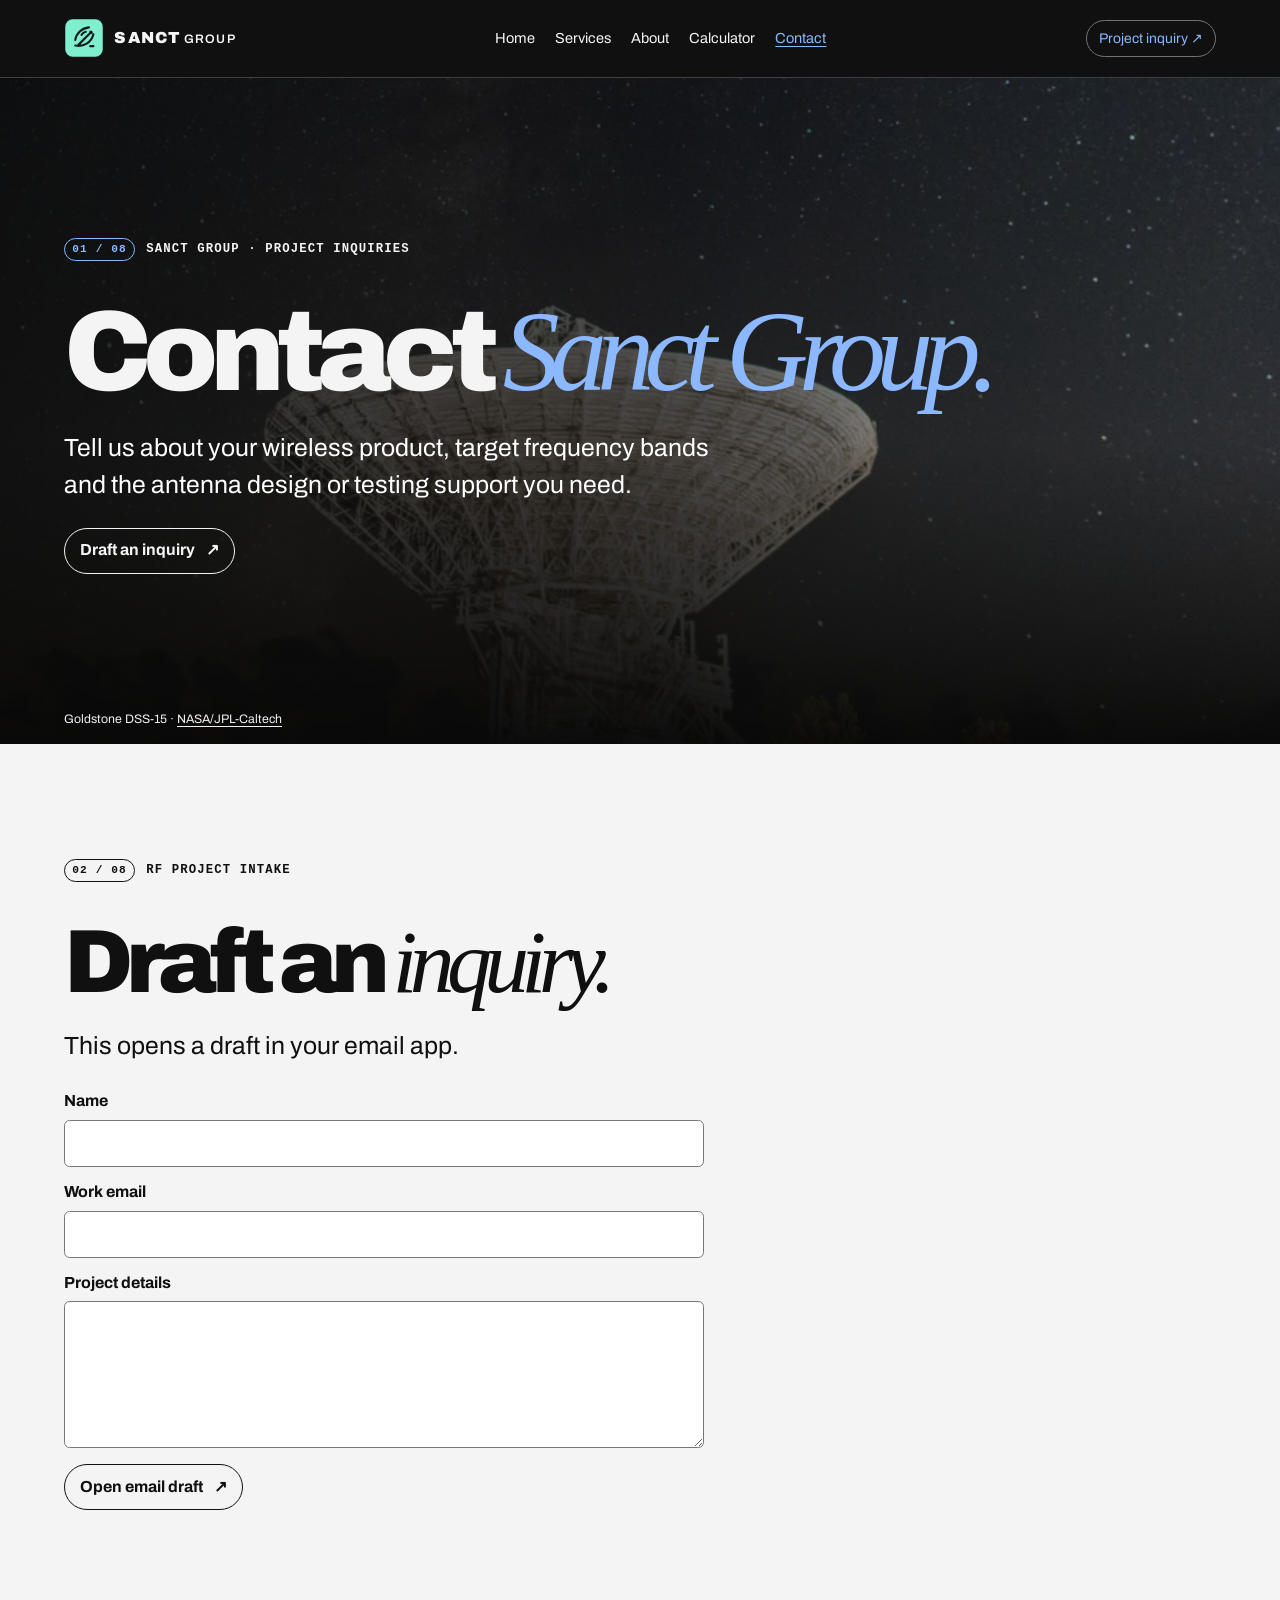
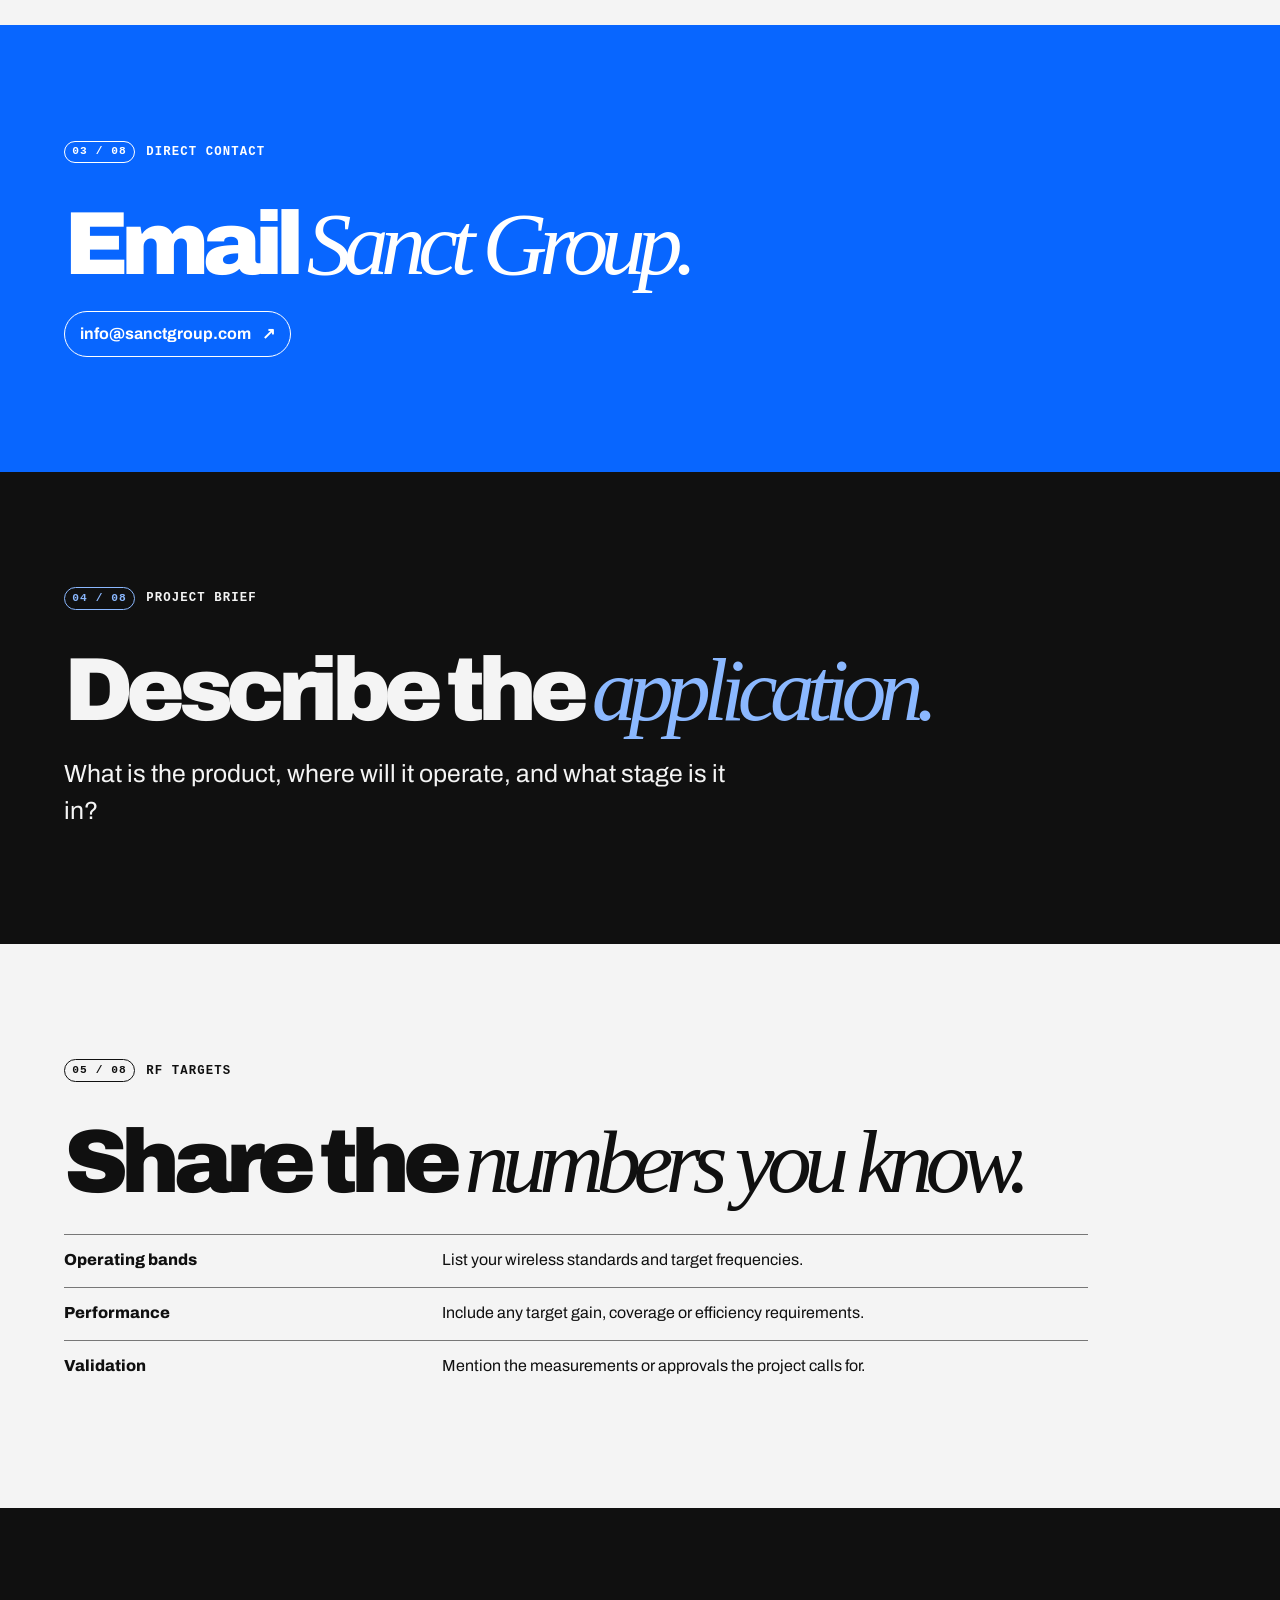
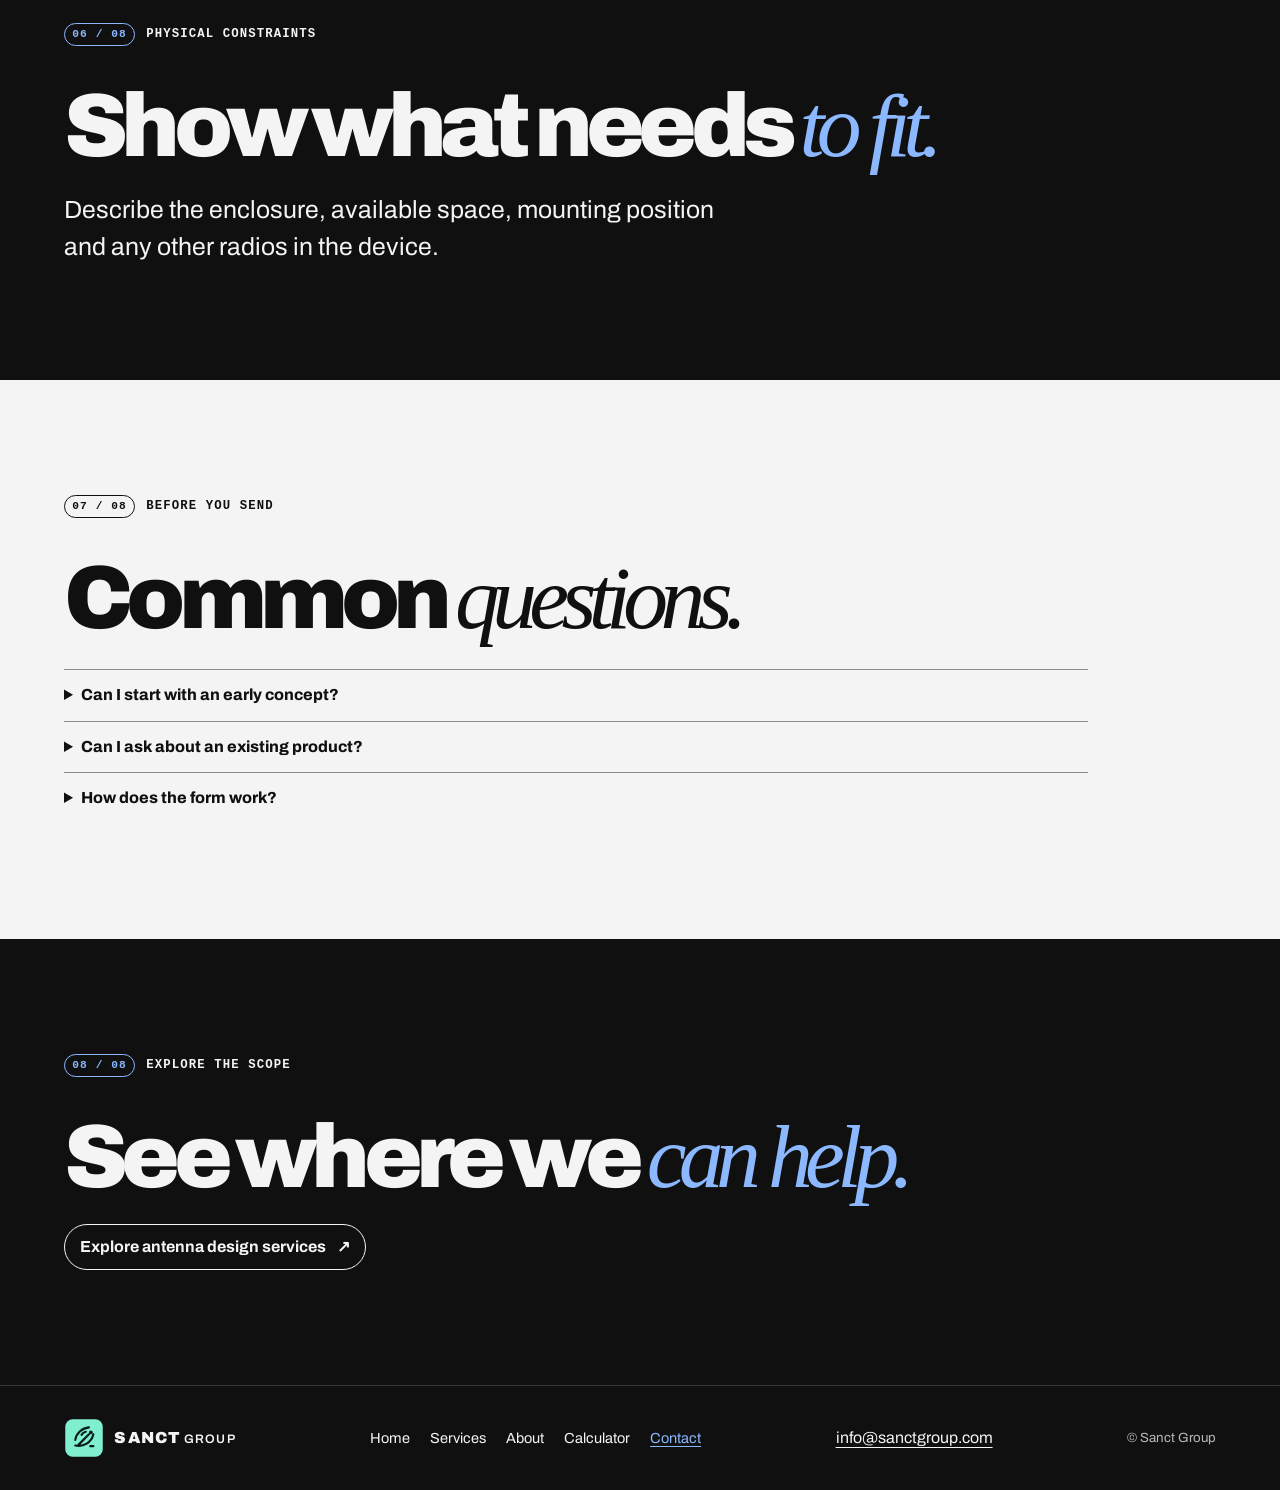
<file: contact.html>
<!doctype html>
<html lang="en">
<head>
  <meta charset="utf-8">
  <meta name="viewport" content="width=device-width, initial-scale=1">
  <meta name="description" content="Contact and RF Intake at Sanct Group, RF antenna engineering.">
  <title>Contact and RF Intake | Sanct Group</title>
  <link rel="icon" href="assets/sanct-mark.svg" type="image/svg+xml">
  <link rel="stylesheet" href="stitch.css">
  <script src="stitch.js" defer></script>
</head>
<body>
  <a class="skip" href="#main">Skip to content</a>
  <header class="site-head"><div class="shell head-inner">
    <a href="index.html" class="brand"><img src="assets/sanct-mark.svg" alt="" width="40" height="40"><span>SANCT<span> GROUP</span></span></a><button class="stitch-menu" aria-controls="site-nav" aria-expanded="false" hidden>Menu</button>
    <nav id="site-nav" aria-label="Main navigation"><a href="index.html">Home</a><a href="services.html">Services</a><a href="about.html">About</a><a href="antenna-calculator.html">Calculator</a><a href="contact.html" aria-current="page">Contact</a></nav>
    <a class="head-cta" href="contact.html">Project inquiry <span aria-hidden="true">↗</span></a>
  </div></header>
  <main id="main">
    <section class="scene hero inner-hero" id="section-1">
      <figure class="hero-media"><img src="assets/goldstone-night.webp" alt="Deep Space Station 15 antenna beneath the Milky Way" width="825" height="1250" fetchpriority="high"><figcaption>Goldstone DSS-15 · <a href="https://www.nasa.gov/image-article/goldstones-dss-15-antenna-and-the-milky-way/">NASA/JPL-Caltech</a></figcaption></figure>
      <div class="shell scene-inner" data-reveal>
        <p class="kicker"><span>01 / 08</span> SANCT GROUP · PROJECT INQUIRIES</p>
        <h1>Contact <em>Sanct Group.</em></h1>
        <p class="intro">Tell us about your wireless product, target frequency bands and the antenna design or testing support you need.</p><a class="pill" href="#section-2">Draft an inquiry <span aria-hidden="true">↗</span></a>
      </div>
    </section>
    <section class="scene paper" id="section-2">
      <div class="shell scene-inner" data-reveal>
        <p class="kicker"><span>02 / 08</span> RF PROJECT INTAKE</p>
        <h2>Draft an <em>inquiry.</em></h2>
        <p class="intro">This opens a draft in your email app.</p><form id="inquiry" class="panel" action="mailto:info@sanctgroup.com">
<label for="name">Name</label><input id="name" name="name" autocomplete="name" required maxlength="100">
<label for="email">Work email</label><input id="email" name="email" type="email" autocomplete="email" required maxlength="160">
<label for="details">Project details</label><textarea id="details" name="details" rows="5" required maxlength="2000"></textarea>
<button class="pill" type="submit">Open email draft <span aria-hidden="true">↗</span></button><p id="inquiry-status" role="status"></p>
</form>
      </div>
    </section>
    <section class="scene accent-section" id="section-3">
      <div class="shell scene-inner" data-reveal>
        <p class="kicker"><span>03 / 08</span> DIRECT CONTACT</p>
        <h2>Email <em>Sanct Group.</em></h2>
        <a class="pill" href="mailto:info@sanctgroup.com">info@sanctgroup.com <span aria-hidden="true">↗</span></a>
      </div>
    </section>
    <section class="scene ink" id="section-4">
      <div class="shell scene-inner" data-reveal>
        <p class="kicker"><span>04 / 08</span> PROJECT BRIEF</p>
        <h2>Describe the <em>application.</em></h2>
        <p class="intro">What is the product, where will it operate, and what stage is it in?</p>
      </div>
    </section>
    <section class="scene paper" id="section-5">
      <div class="shell scene-inner" data-reveal>
        <p class="kicker"><span>05 / 08</span> RF TARGETS</p>
        <h2>Share the <em>numbers you know.</em></h2>
        <dl class="rows"><div><dt>Operating bands</dt><dd>List your wireless standards and target frequencies.</dd></div><div><dt>Performance</dt><dd>Include any target gain, coverage or efficiency requirements.</dd></div><div><dt>Validation</dt><dd>Mention the measurements or approvals the project calls for.</dd></div></dl>
      </div>
    </section>
    <section class="scene ink" id="section-6">
      <div class="shell scene-inner" data-reveal>
        <p class="kicker"><span>06 / 08</span> PHYSICAL CONSTRAINTS</p>
        <h2>Show what needs <em>to fit.</em></h2>
        <p class="intro">Describe the enclosure, available space, mounting position and any other radios in the device.</p>
      </div>
    </section>
    <section class="scene paper" id="section-7">
      <div class="shell scene-inner" data-reveal>
        <p class="kicker"><span>07 / 08</span> BEFORE YOU SEND</p>
        <h2>Common <em>questions.</em></h2>
        <div class="faq"><details><summary>Can I start with an early concept?</summary><p>Yes. Describe the intended use, operating bands and the constraints you already know.</p></details><details><summary>Can I ask about an existing product?</summary><p>Include what you’ve measured and where you’re seeing issues with range, matching or detuning.</p></details><details><summary>How does the form work?</summary><p>It prepares a draft in your email app, where you can review and send it.</p></details></div>
      </div>
    </section>
    <section class="scene ink" id="section-8">
      <div class="shell scene-inner" data-reveal>
        <p class="kicker"><span>08 / 08</span> EXPLORE THE SCOPE</p>
        <h2>See where we <em>can help.</em></h2>
        <a class="pill" href="services.html">Explore antenna design services <span aria-hidden="true">↗</span></a>
      </div>
    </section>
  </main>
  <footer class="site-foot"><div class="shell foot-inner"><a href="index.html" class="brand"><img src="assets/sanct-mark.svg" alt="" width="40" height="40"><span>SANCT<span> GROUP</span></span></a><nav aria-label="Footer navigation"><a href="index.html">Home</a><a href="services.html">Services</a><a href="about.html">About</a><a href="antenna-calculator.html">Calculator</a><a href="contact.html" aria-current="page">Contact</a></nav><a href="mailto:info@sanctgroup.com">info@sanctgroup.com</a><small>© Sanct Group</small></div></footer>
</body>
</html>
</file>
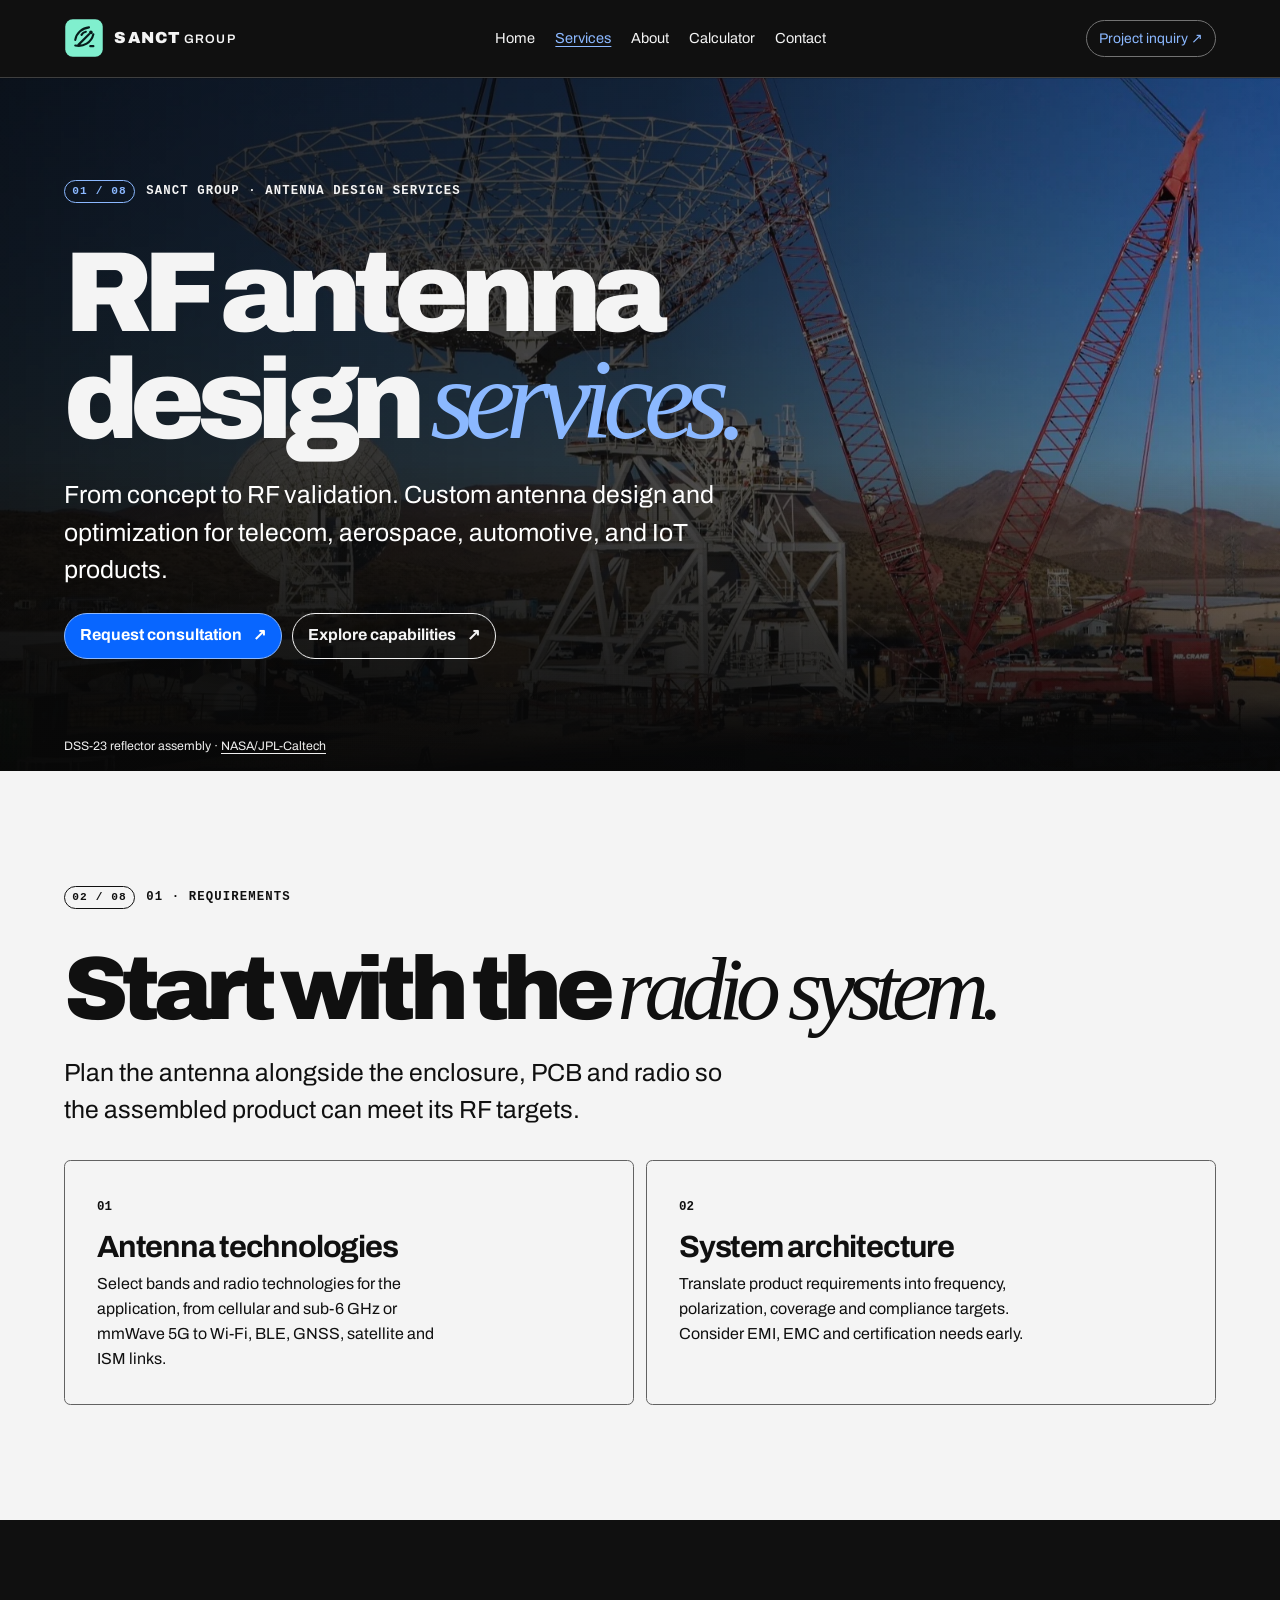
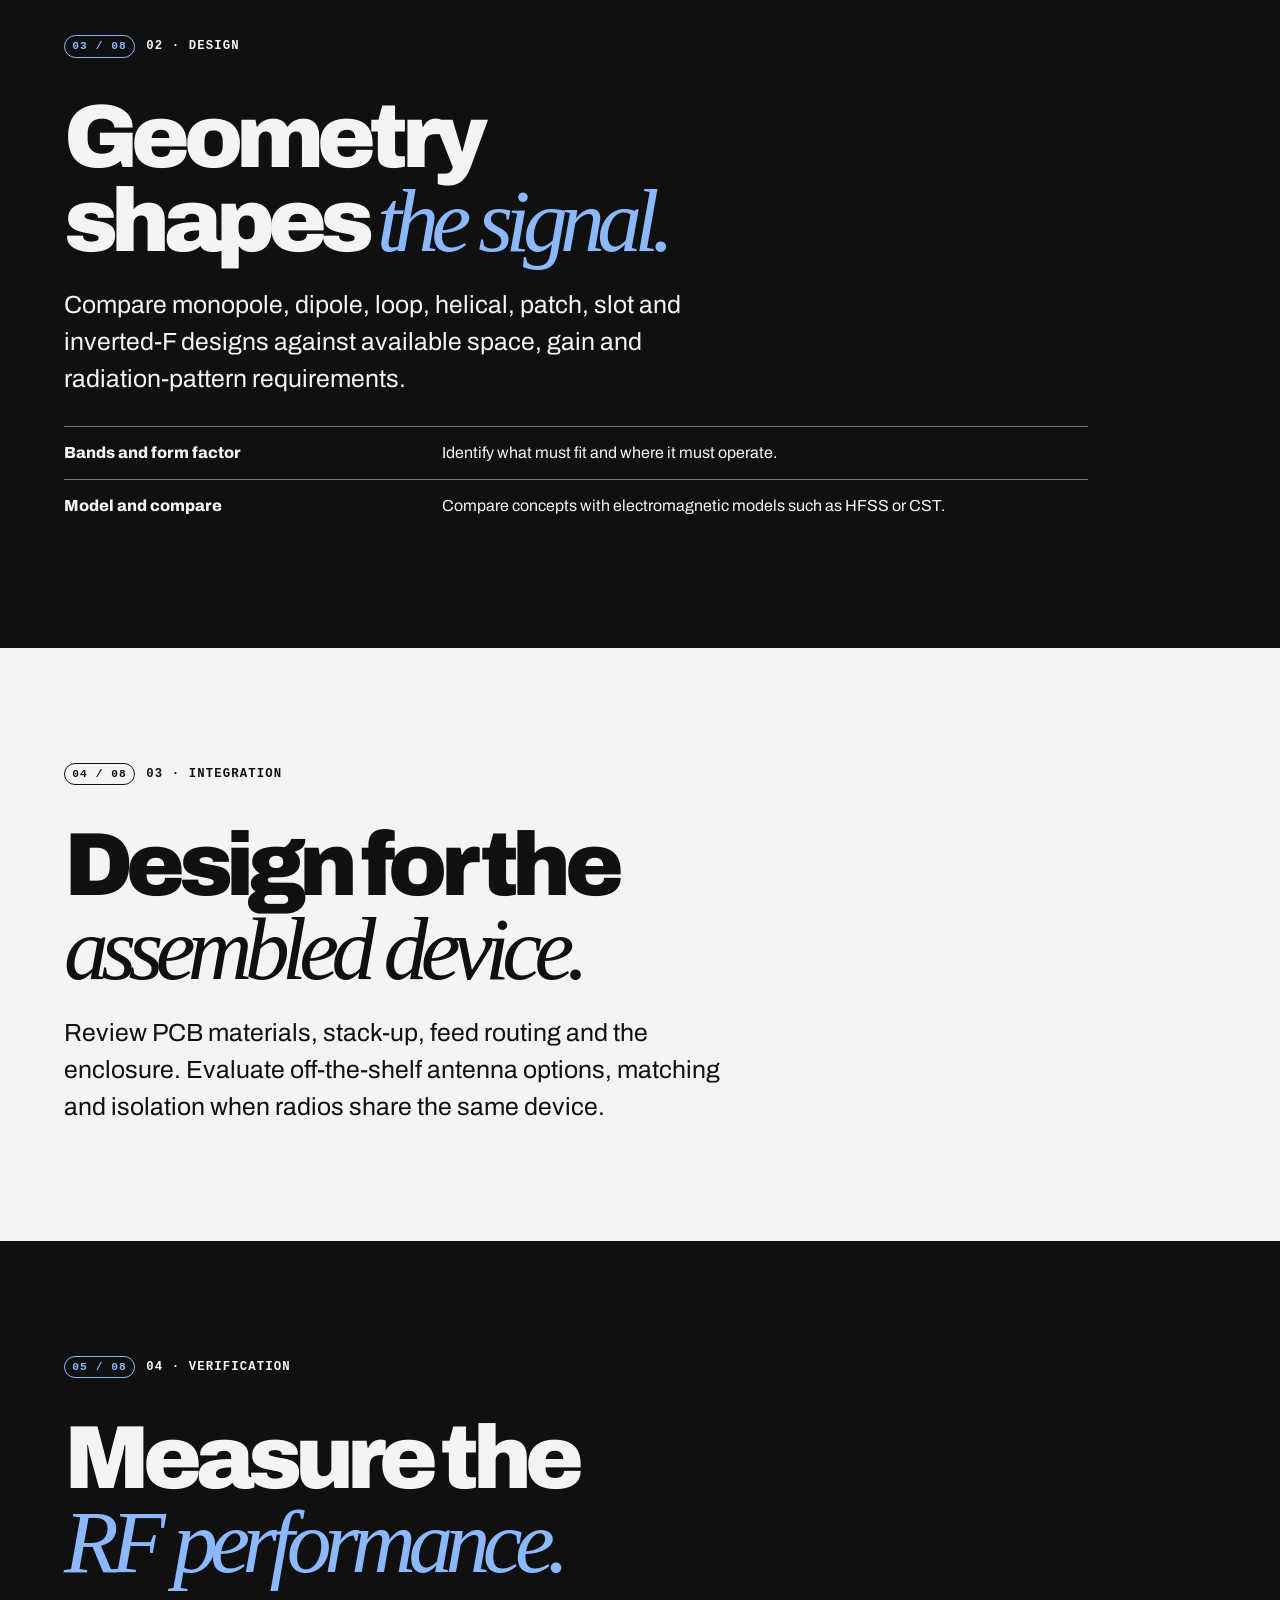
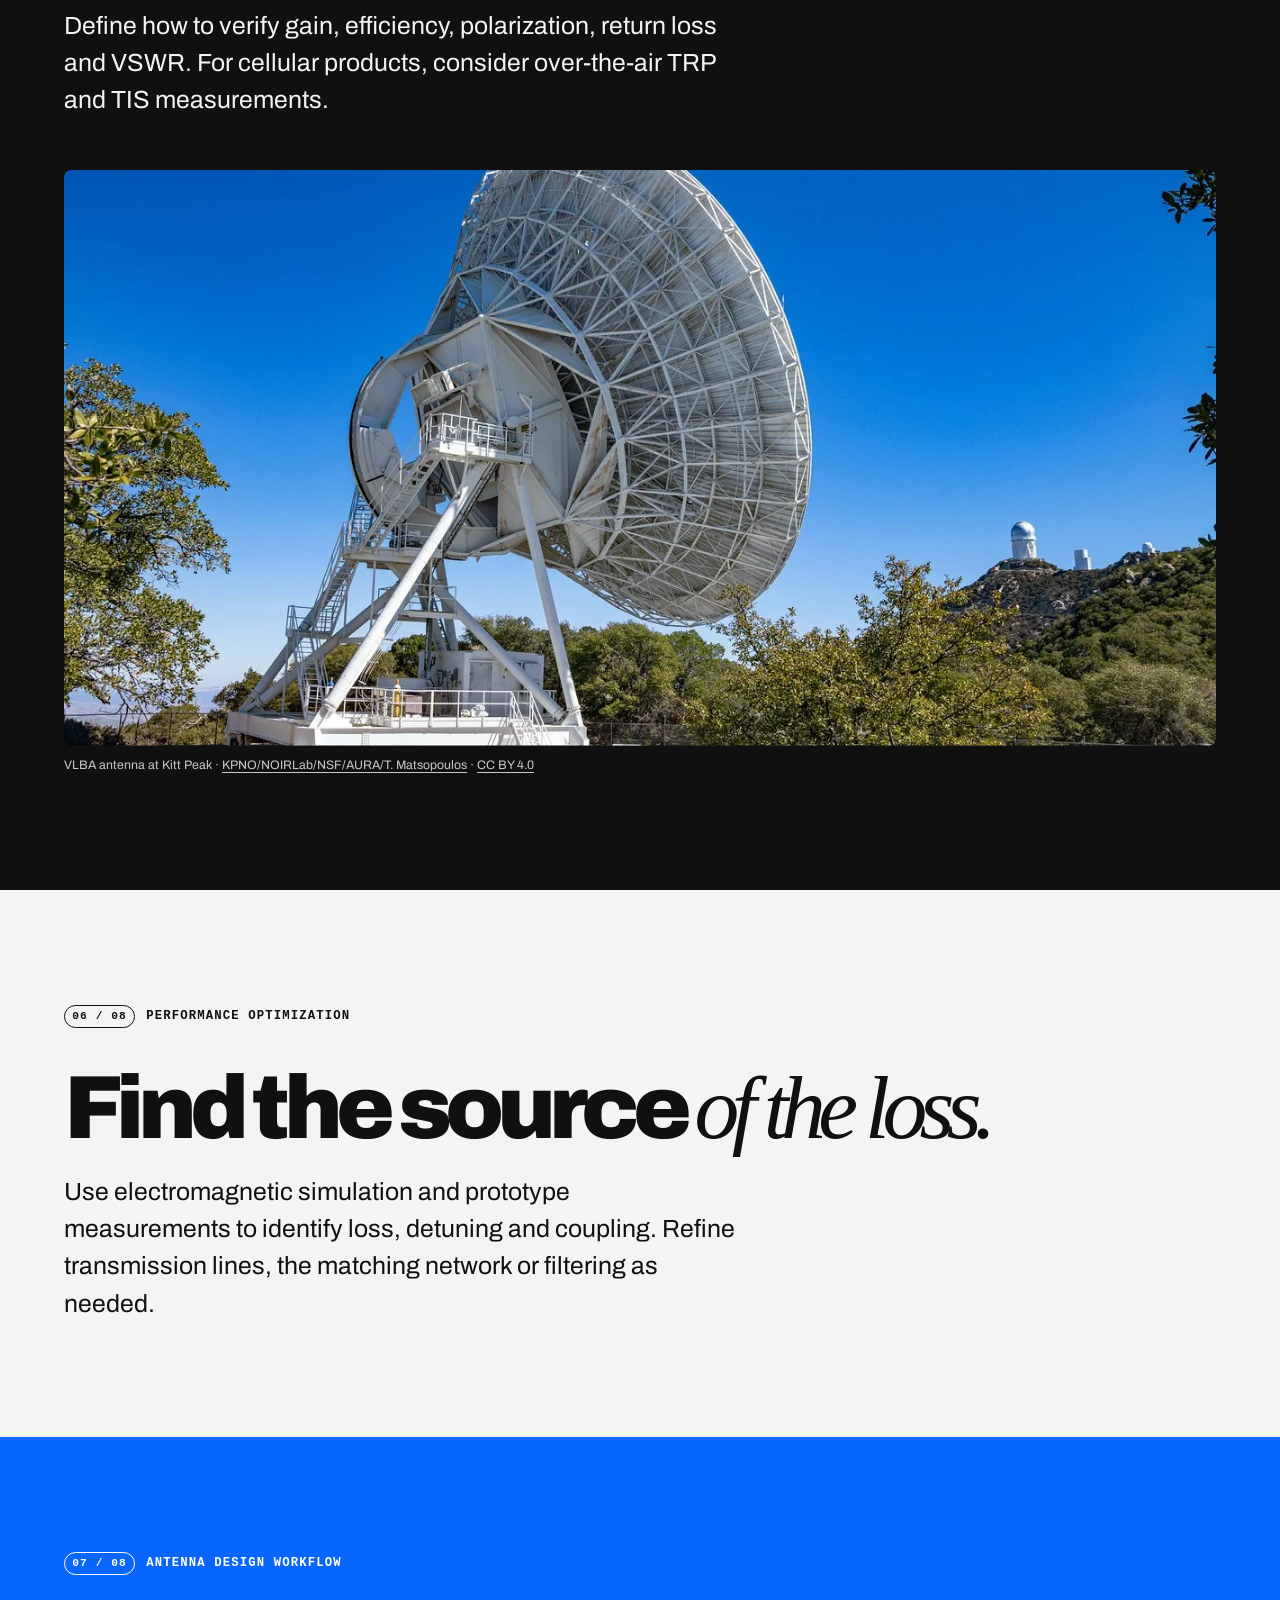
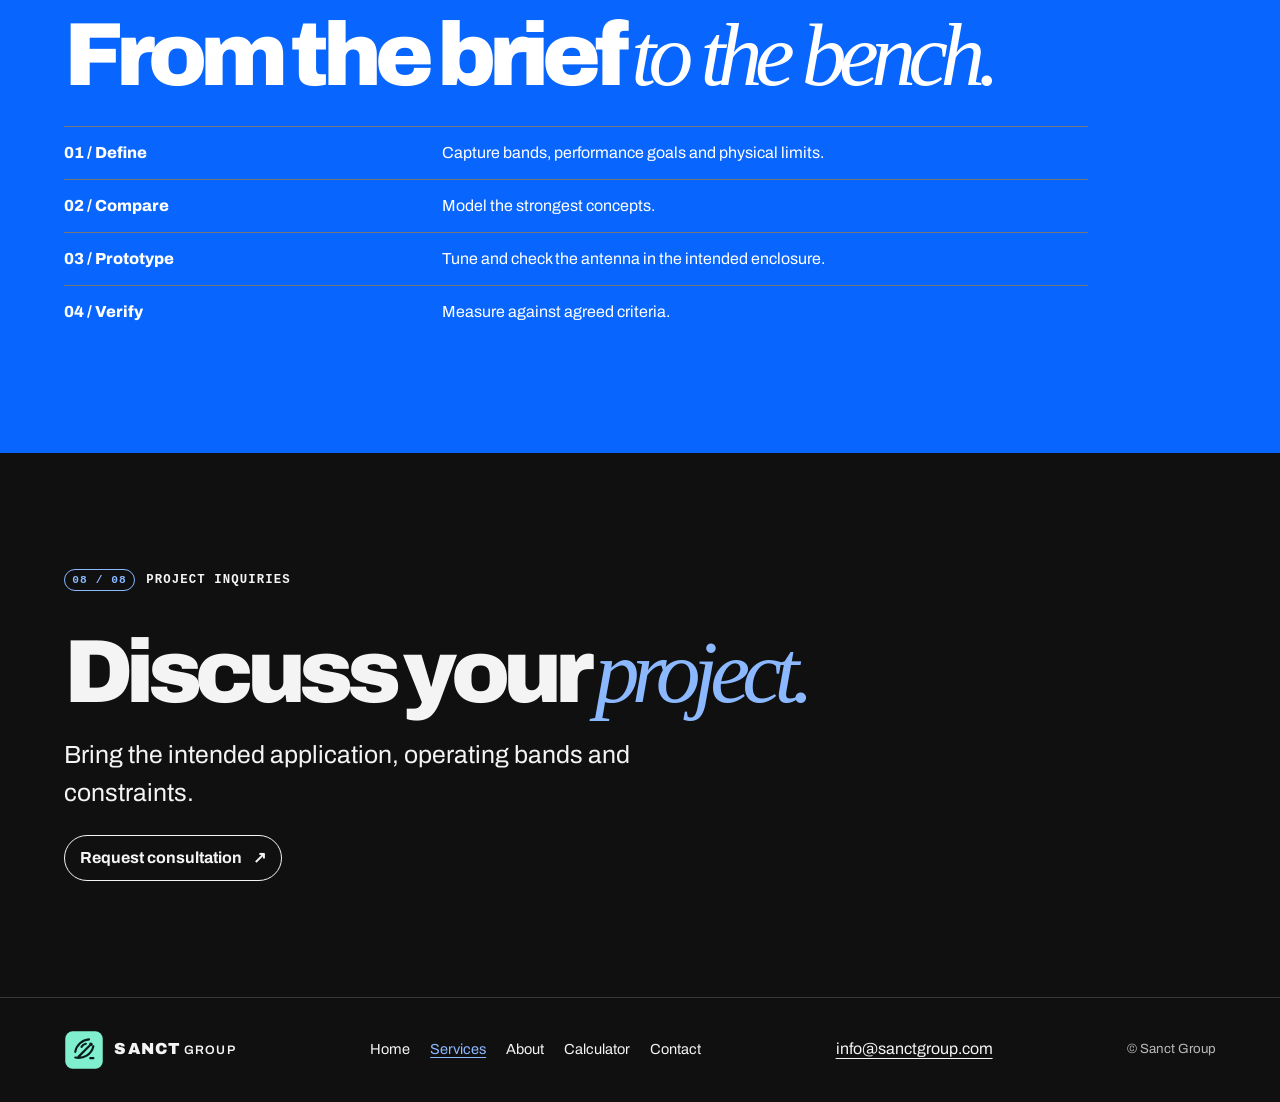
<file: services.html>
<!doctype html>
<html lang="en">
<head>
  <meta charset="utf-8">
  <meta name="viewport" content="width=device-width, initial-scale=1">
  <meta name="description" content="RF Antenna Design Services at Sanct Group, RF antenna engineering.">
  <title>RF Antenna Design Services | Sanct Group</title>
  <link rel="icon" href="assets/sanct-mark.svg" type="image/svg+xml">
  <link rel="stylesheet" href="stitch.css">
  <script src="stitch.js" defer></script>
</head>
<body>
  <a class="skip" href="#main">Skip to content</a>
  <header class="site-head"><div class="shell head-inner">
    <a href="index.html" class="brand"><img src="assets/sanct-mark.svg" alt="" width="40" height="40"><span>SANCT<span> GROUP</span></span></a><button class="stitch-menu" aria-controls="site-nav" aria-expanded="false" hidden>Menu</button>
    <nav id="site-nav" aria-label="Main navigation"><a href="index.html">Home</a><a href="services.html" aria-current="page">Services</a><a href="about.html">About</a><a href="antenna-calculator.html">Calculator</a><a href="contact.html">Contact</a></nav>
    <a class="head-cta" href="contact.html">Project inquiry <span aria-hidden="true">↗</span></a>
  </div></header>
  <main id="main">
    <section class="scene hero inner-hero" id="section-1">
      <figure class="hero-media"><img src="assets/goldstone-reflector.webp" alt="Crane positioning the steel framework for the Goldstone DSS-23 antenna" width="1600" height="1200" fetchpriority="high"><figcaption>DSS-23 reflector assembly · <a href="https://science.nasa.gov/photojournal/deep-space-station-23-goldstone-antenna-gets-its-giant-reflector/">NASA/JPL-Caltech</a></figcaption></figure>
      <div class="shell scene-inner" data-reveal>
        <p class="kicker"><span>01 / 08</span> SANCT GROUP · ANTENNA DESIGN SERVICES</p>
        <h1>RF antenna design <em>services.</em></h1>
        <p class="intro">From concept to RF validation. Custom antenna design and optimization for telecom, aerospace, automotive, and IoT products.</p><div class="actions"><a class="pill" href="contact.html">Request consultation <span aria-hidden="true">↗</span></a><a class="pill" href="#section-2">Explore capabilities <span aria-hidden="true">↗</span></a></div>
      </div>
    </section>
    <section class="scene paper" id="section-2">
      <div class="shell scene-inner" data-reveal>
        <p class="kicker"><span>02 / 08</span> 01 · REQUIREMENTS</p>
        <h2>Start with the <em>radio system.</em></h2>
        <p class="intro">Plan the antenna alongside the enclosure, PCB and radio so the assembled product can meet its RF targets.</p><div class="tiles"><article><span class="tile-num">01</span><h3>Antenna technologies</h3><p>Select bands and radio technologies for the application, from cellular and sub-6 GHz or mmWave 5G to Wi-Fi, BLE, GNSS, satellite and ISM links.</p></article><article><span class="tile-num">02</span><h3>System architecture</h3><p>Translate product requirements into frequency, polarization, coverage and compliance targets. Consider EMI, EMC and certification needs early.</p></article></div>
      </div>
    </section>
    <section class="scene ink" id="section-3">
      <div class="shell scene-inner" data-reveal>
        <p class="kicker"><span>03 / 08</span> 02 · DESIGN</p>
        <h2>Geometry shapes <em>the signal.</em></h2>
        <p class="intro">Compare monopole, dipole, loop, helical, patch, slot and inverted-F designs against available space, gain and radiation-pattern requirements.</p><dl class="rows"><div><dt>Bands and form factor</dt><dd>Identify what must fit and where it must operate.</dd></div><div><dt>Model and compare</dt><dd>Compare concepts with electromagnetic models such as HFSS or CST.</dd></div></dl>
      </div>
    </section>
    <section class="scene paper" id="section-4">
      <div class="shell scene-inner" data-reveal>
        <p class="kicker"><span>04 / 08</span> 03 · INTEGRATION</p>
        <h2>Design for the <em>assembled device.</em></h2>
        <p class="intro">Review PCB materials, stack-up, feed routing and the enclosure. Evaluate off-the-shelf antenna options, matching and isolation when radios share the same device.</p>
      </div>
    </section>
    <section class="scene ink image-scene" id="section-5">
      <div class="shell scene-inner" data-reveal>
        <p class="kicker"><span>05 / 08</span> 04 · VERIFICATION</p>
        <h2>Measure the <em>RF performance.</em></h2>
        <p class="intro">Define how to verify gain, efficiency, polarization, return loss and VSWR. For cellular products, consider over-the-air TRP and TIS measurements.</p><figure><img src="assets/kitt-peak.webp" alt="Large steerable antenna at Kitt Peak" width="1280" height="836" loading="lazy"><figcaption>VLBA antenna at Kitt Peak · <a href="https://commons.wikimedia.org/wiki/File:Very_Long_Baseline_Array_Dish_(VLBA_pic_4-CC).jpg">KPNO/NOIRLab/NSF/AURA/T. Matsopoulos</a> · <a href="https://creativecommons.org/licenses/by/4.0/">CC BY 4.0</a></figcaption></figure>
      </div>
    </section>
    <section class="scene paper" id="section-6">
      <div class="shell scene-inner" data-reveal>
        <p class="kicker"><span>06 / 08</span> PERFORMANCE OPTIMIZATION</p>
        <h2>Find the source <em>of the loss.</em></h2>
        <p class="intro">Use electromagnetic simulation and prototype measurements to identify loss, detuning and coupling. Refine transmission lines, the matching network or filtering as needed.</p>
      </div>
    </section>
    <section class="scene accent-section" id="section-7">
      <div class="shell scene-inner" data-reveal>
        <p class="kicker"><span>07 / 08</span> ANTENNA DESIGN WORKFLOW</p>
        <h2>From the brief <em>to the bench.</em></h2>
        <dl class="rows"><div><dt>01 / Define</dt><dd>Capture bands, performance goals and physical limits.</dd></div><div><dt>02 / Compare</dt><dd>Model the strongest concepts.</dd></div><div><dt>03 / Prototype</dt><dd>Tune and check the antenna in the intended enclosure.</dd></div><div><dt>04 / Verify</dt><dd>Measure against agreed criteria.</dd></div></dl>
      </div>
    </section>
    <section class="scene ink" id="section-8">
      <div class="shell scene-inner" data-reveal>
        <p class="kicker"><span>08 / 08</span> PROJECT INQUIRIES</p>
        <h2>Discuss your <em>project.</em></h2>
        <p class="intro">Bring the intended application, operating bands and constraints.</p><a class="pill" href="contact.html">Request consultation <span aria-hidden="true">↗</span></a>
      </div>
    </section>
  </main>
  <footer class="site-foot"><div class="shell foot-inner"><a href="index.html" class="brand"><img src="assets/sanct-mark.svg" alt="" width="40" height="40"><span>SANCT<span> GROUP</span></span></a><nav aria-label="Footer navigation"><a href="index.html">Home</a><a href="services.html" aria-current="page">Services</a><a href="about.html">About</a><a href="antenna-calculator.html">Calculator</a><a href="contact.html">Contact</a></nav><a href="mailto:info@sanctgroup.com">info@sanctgroup.com</a><small>© Sanct Group</small></div></footer>
</body>
</html>
</file>
<file: stitch.css>
@font-face {
  font-family: Archivo;
  src: url("assets/archivo.woff2") format("woff2");
  font-weight: 400 900;
  font-display: swap;
}

:root {
  --ink: #101010;
  --paper: #f4f4f4;
  --accent: #0866ff;
  --accent-text: #8bb8ff;
  --on-accent: #fff;
  --measure: 88rem;
  --edge: clamp(1rem, 5vw, 5rem);
  font-family: Archivo, Arial, sans-serif;
  color: var(--ink);
  background: var(--ink);
  line-height: 1.55;
}

*, *::before, *::after { box-sizing: border-box; }
body { margin: 0; }
[hidden] { display: none !important; }
img { display: block; max-width: 100%; height: auto; }
a { color: inherit; text-underline-offset: .22em; }
button, input, textarea, select { font: inherit; }
p, h1, h2, h3, dl, figure { margin: 0; }
:focus-visible { outline: 2px solid currentColor; outline-offset: 5px; }
.shell { width: min(100% - var(--edge) * 2, var(--measure)); margin-inline: auto; }
.skip { position: fixed; z-index: 20; top: .5rem; left: .5rem; padding: .7rem; background: var(--accent); color: var(--on-accent); transform: translateY(-150%); }
.skip:focus { transform: none; }
.site-head { position: sticky; z-index: 10; top: 0; color: var(--paper); background: var(--ink); border-bottom: 1px solid #3f3f3f; }
.head-inner, .foot-inner { display: flex; align-items: center; justify-content: space-between; gap: 1rem 2rem; }
.head-inner { min-height: 4.8rem; }
.brand { display: inline-flex; align-items: center; gap: .65rem; font-size: 1rem; font-weight: 900; letter-spacing: .07em; white-space: nowrap; text-decoration: none; }
.brand > span > span { font-size: .77em; font-weight: 600; }
.site-head nav, .site-foot nav { display: flex; flex-wrap: wrap; gap: .35rem 1.25rem; }
nav a { font-size: .91rem; text-decoration: none; padding-block: .4rem; }
nav a:hover, nav [aria-current="page"] { color: var(--accent-text); text-decoration: underline; }
.head-cta, .stitch-menu { color: var(--accent-text); border: 1px solid #737373; border-radius: 5rem; padding: .4rem .75rem; text-decoration: none; font-size: .87rem; background: transparent; }
.head-cta:hover, .stitch-menu:hover { border-color: var(--accent-text); }
.stitch-menu { display: none; cursor: pointer; }
.stitch-menu::after { content: ""; display: inline-block; width: .85rem; height: .4rem; margin-left: .5rem; border-block: 1px solid currentColor; vertical-align: .08em; }
.nav-drawer {
  position: fixed;
  inset: 0 0 0 auto;
  width: min(25rem, calc(100% - 2.5rem));
  max-width: none;
  height: 100%;
  max-height: none;
  margin: 0;
  padding: clamp(1rem, 4vw, 2rem);
  border: 0;
  border-left: 1px solid #515151;
  background: var(--ink);
  color: var(--paper);
  overflow-y: auto;
  overscroll-behavior: contain;
}
.nav-drawer::backdrop { background: rgb(0 0 0 / .68); }
html:has(.nav-drawer[open]) { overflow: hidden; }
.drawer-top { display: flex; align-items: center; justify-content: space-between; gap: .6rem; margin-bottom: 1.1rem; }
.drawer-top p { font: 600 .75rem/1.5 ui-monospace, monospace; text-transform: uppercase; letter-spacing: .08em; color: var(--accent-text); }
.drawer-close { min-width: 44px; min-height: 44px; border: 1px solid #737373; border-radius: 50%; background: transparent; color: inherit; font-size: 1.5rem; cursor: pointer; }
.drawer-close:hover { border-color: var(--accent-text); color: var(--accent-text); }
.nav-drawer nav { counter-reset: drawer-link; }
.nav-drawer nav a { display: flex; align-items: center; gap: .9rem; min-height: 56px; padding: .65rem .15rem; border-top: 1px solid #515151; font-size: clamp(1.3rem, 5vw, 1.85rem); font-weight: 750; }
.nav-drawer nav a:last-child { border-bottom: 1px solid #515151; }
.nav-drawer nav a::before { counter-increment: drawer-link; content: counter(drawer-link, decimal-leading-zero) / ""; font: 500 .7rem ui-monospace, monospace; color: #b8b8b8; }
.site-foot { color: var(--paper); border-top: 1px solid #383838; }
.foot-inner { flex-wrap: wrap; padding-block: 2rem; }
.foot-inner small { color: #b8b8b8; }

.scene { padding-block: clamp(3.8rem, 9vw, 8.5rem); scroll-margin-top: 5rem; }
.scene-inner { position: relative; }
.hero, .ink { background: var(--ink); color: var(--paper); }
.paper { background: var(--paper); color: var(--ink); }
.accent-section { background: var(--accent); color: var(--on-accent); }
.ink + .ink { border-top: 1px solid #3b3b3b; }
.hero {
  position: relative;
  isolation: isolate;
  display: grid;
  align-items: center;
  min-height: clamp(28rem, 74svh, 46rem);
  padding-block: clamp(3.5rem, 8vw, 6.5rem) clamp(4.5rem, 9vw, 7rem);
}
.hero .scene-inner { z-index: 1; }
.hero h1 { font-size: clamp(3.25rem, 10vw, 9rem); }
.hero .intro { color: #fff; }
.kicker { display: flex; align-items: center; gap: .7rem; flex-wrap: wrap; font: 600 .77rem/1.5 ui-monospace, monospace; letter-spacing: .09em; margin-bottom: clamp(1.3rem, 3vw, 2.6rem); }
.kicker span { border: 1px solid currentColor; border-radius: 5rem; padding: .12rem .45rem; font-size: .7rem; white-space: nowrap; }
.hero .kicker span, .ink .kicker span { color: var(--accent-text); }
h1, h2 { font-weight: 880; line-height: .93; letter-spacing: -.075em; text-wrap: balance; }
h1 { font-size: clamp(3.35rem, 11vw, 11rem); }
.hero.inner-hero h1 { max-width: 15ch; font-size: clamp(3.2rem, 8.9vw, 7.75rem); }
h2 { font-size: clamp(2.55rem, 7vw, 6.6rem); max-width: 17ch; }
h1 em, h2 em { font-family: Georgia, serif; font-weight: 400; letter-spacing: -.085em; }
.hero em, .ink em { color: var(--accent-text); }
.intro { font-size: clamp(1.05rem, 2.25vw, 1.55rem); line-height: 1.5; max-width: 48ch; margin-top: 1.4rem; }
.actions { display: flex; flex-wrap: wrap; gap: .65rem; margin-top: 1.55rem; }
.pill { display: inline-flex; align-items: center; justify-content: space-between; gap: .65rem; min-height: 46px; width: fit-content; max-width: 100%; padding: .58rem .95rem; border: 1px solid currentColor; border-radius: 5rem; color: inherit; background: transparent; font-weight: 700; text-decoration: none; overflow-wrap: anywhere; cursor: pointer; transition: background-color .22s, color .22s; }
.pill:hover { background: var(--ink); color: var(--paper); border-color: var(--ink); }
.hero .pill:hover, .ink .pill:hover { background: var(--accent); color: var(--on-accent); border-color: var(--accent-text); }
.hero .actions .pill:first-child { background: var(--accent); color: var(--on-accent); border-color: var(--accent-text); }
.hero .actions .pill:first-child:hover { color: var(--ink); background: var(--paper); border-color: var(--paper); }
.scene-inner > .pill { margin-top: 1.55rem; }
figure { margin-top: clamp(1.6rem, 4vw, 3.65rem); }
figure img { width: 100%; object-fit: cover; max-height: 42rem; border-radius: .45rem; }
.hero-media { position: absolute; inset: 0; margin: 0; }
.hero-media img { width: 100%; height: 100%; max-height: none; border-radius: 0; object-position: var(--hero-focus, 60% 54%); }
.hero-media::after {
  content: "";
  position: absolute;
  inset: 0;
  background:
    linear-gradient(90deg, rgb(8 8 8 / .86), rgb(8 8 8 / .71) 52%, rgb(8 8 8 / .18)),
    linear-gradient(0deg, rgb(8 8 8 / .93), transparent 45%);
}
.hero-media figcaption {
  position: absolute;
  z-index: 1;
  inset-inline: max(var(--edge), calc((100% - var(--measure)) / 2));
  bottom: .95rem;
  color: #efefef;
}
.hero-media img[src$="goldstone.webp"] { --hero-focus: 82% 67%; }
.hero-media img[src$="goldstone-reflector.webp"] { --hero-focus: 50% 64%; }
.hero-media img[src$="goldstone-night.webp"] { --hero-focus: 50% 83%; }
.image-scene figure img { aspect-ratio: 16 / 8; }
figcaption { margin-top: .65rem; font-size: .77rem; color: #c9c9c9; }
.tiles { display: grid; grid-template-columns: repeat(auto-fit, minmax(min(100%, 15rem), 1fr)); gap: .75rem; margin-top: 2rem; }
.tiles article { min-height: 12rem; padding: clamp(1.1rem, 3vw, 2rem); border: 1px solid #626262; border-radius: .4rem; transition: background-color .25s, color .25s; }
.tiles article:hover { background: var(--accent); color: var(--on-accent); }
.tile-num { font: 600 .78rem ui-monospace, monospace; }
.tiles h3 { font-size: clamp(1.3rem, 2.4vw, 2rem); line-height: 1.05; letter-spacing: -.04em; margin: .8rem 0 .6rem; }
.tiles p { max-width: 40ch; }
.rows, .faq { margin-top: 1.8rem; max-width: 64rem; }
.rows > div { display: grid; grid-template-columns: minmax(8rem, .75fr) 1.4fr; gap: .5rem 2rem; padding: .85rem 0; border-top: 1px solid #777; }
.rows dt { font-weight: 800; }
.rows dd { margin: 0; }
.faq details { border-top: 1px solid #8c8c8c; padding: .8rem 0; }
.faq summary { font-weight: 750; cursor: pointer; }
.faq p { max-width: 60ch; margin: .65rem 0 0 1.05rem; }
.panel { max-width: 40rem; margin-top: 1.6rem; }
.panel label { display: block; font-weight: 700; margin: .8rem 0 .35rem; }
.panel input, .panel textarea, .panel select { display: block; min-width: 0; width: 100%; border: 1px solid #777; border-radius: .35rem; background: #fff; color: var(--ink); padding: .65rem .75rem; }
.panel textarea { resize: vertical; }
.panel .pill { margin-top: 1rem; }
.input-row { display: grid; grid-template-columns: minmax(0, 1fr) 6rem; gap: .65rem; }
#calculator .input-row :is(input, select) { min-height: 46px; font-size: 1rem; }
.frequency-help { margin-top: .45rem; font-size: .9rem; color: #454545; }
#frequency-error:not(:empty) { margin-top: .35rem; color: #a52222; font-weight: 700; }
#frequency[aria-invalid="true"] { border-color: #a52222; }
.frequency-presets { display: flex; flex-wrap: wrap; align-items: center; gap: .45rem; margin-top: .8rem; }
.frequency-presets span { flex-basis: 100%; font-size: .9rem; font-weight: 700; }
.frequency-presets button { min-height: 44px; padding: .4rem .75rem; border: 1px solid #777; border-radius: 5rem; background: transparent; color: var(--ink); cursor: pointer; }
.frequency-presets button:hover { background: var(--accent); color: var(--on-accent); border-color: var(--ink); }
.results dd { font-variant-numeric: tabular-nums; font-weight: 750; }
#inquiry-status:not(:empty) { margin-top: .6rem; }

.scene h1, .scene h2 { overflow-wrap: break-word; }

@media (max-width: 1024px) {
  .head-inner { min-height: 4.25rem; flex-wrap: wrap; gap: .45rem; padding-block: .55rem; }
  .head-cta { display: none; }
  .stitch-menu:not([hidden]) { display: block; min-height: 44px; padding-inline: .9rem; }
  .site-head nav { order: 3; width: 100%; padding-block: .35rem; border-top: 1px solid #515151; }
  .site-head nav.drawer-enabled { display: none; }
  .scene { scroll-margin-top: 4.5rem; }
  .hero-media::after { background: linear-gradient(0deg, rgb(8 8 8 / .94), rgb(8 8 8 / .74) 55%, rgb(8 8 8 / .68)); }
}
@media (max-width: 520px) {
  .hero { padding-bottom: 6rem; }
  .hero h1 { font-size: clamp(3.25rem, 13vw, 5rem); }
  .hero.inner-hero h1 { font-size: clamp(2.65rem, 11vw, 4.3rem); }
  .foot-inner { align-items: flex-start; flex-direction: column; }
  .rows > div { grid-template-columns: 1fr; gap: .25rem; }
  .results > div { grid-template-columns: 1fr auto; }
  .image-scene figure img { aspect-ratio: 4 / 3; }
}

@media (prefers-reduced-motion: no-preference) {
  html { scroll-behavior: smooth; }
  .nav-drawer {
    transform: translateX(100%);
    transition: transform .36s cubic-bezier(.22,.8,.25,1), display .36s allow-discrete, overlay .36s allow-discrete;
  }
  .nav-drawer[open] { transform: translateX(0); }
  .nav-drawer::backdrop {
    opacity: 0;
    transition: opacity .32s ease, display .36s allow-discrete, overlay .36s allow-discrete;
  }
  .nav-drawer[open]::backdrop { opacity: 1; }
  @starting-style {
    .nav-drawer[open] { transform: translateX(100%); }
    .nav-drawer[open]::backdrop { opacity: 0; }
  }
  .nav-drawer[open] nav a { animation: line-in .38s ease-out backwards; }
  .nav-drawer[open] nav a:nth-child(2) { animation-delay: .04s; }
  .nav-drawer[open] nav a:nth-child(3) { animation-delay: .08s; }
  .nav-drawer[open] nav a:nth-child(4) { animation-delay: .12s; }
  .nav-drawer[open] nav a:nth-child(5) { animation-delay: .16s; }
  .in-view { animation: appear .42s ease-out both; }
  :is(h1, h2).in-view { animation: headline-in .65s cubic-bezier(.2,.8,.25,1) both; }
  figure.in-view img { animation: photo-in .8s cubic-bezier(.2,.8,.25,1) both; }
  .hero-media.in-view { animation: none; }
  .hero-media.in-view img { animation: appear .65s ease-out both; }
  .tiles .in-view { animation: card-in .55s cubic-bezier(.2,.8,.25,1) both; }
  .tiles .in-view:nth-child(2) { animation-delay: .07s; }
  .tiles .in-view:nth-child(3) { animation-delay: .14s; }
  :is(.rows, .faq) > .in-view { animation: line-in .45s ease-out both; }
  .accent-section .in-view:is(.pill, .actions) { animation: card-in .56s cubic-bezier(.2,.8,.25,1) both; }
  .faq details[open] > p { animation: appear .25s ease-out both; }
  :is(.in-view, .nav-drawer[open] nav a):is(:focus-visible, :focus-within) { animation: none; }
  @keyframes appear { from { opacity: .25; } to { opacity: 1; } }
  @keyframes headline-in { from { opacity: .25; transform: translateY(1.1rem); } to { opacity: 1; transform: translateY(0); } }
  @keyframes photo-in { from { opacity: .35; clip-path: inset(0 8% 0 8% round .45rem); } to { opacity: 1; clip-path: inset(0 round .45rem); } }
  @keyframes card-in { from { opacity: .35; transform: translateY(.8rem) scale(.98); } to { opacity: 1; transform: translateY(0) scale(1); } }
  @keyframes line-in { from { opacity: .35; transform: translateX(.65rem); } to { opacity: 1; transform: translateX(0); } }
}
</file>
